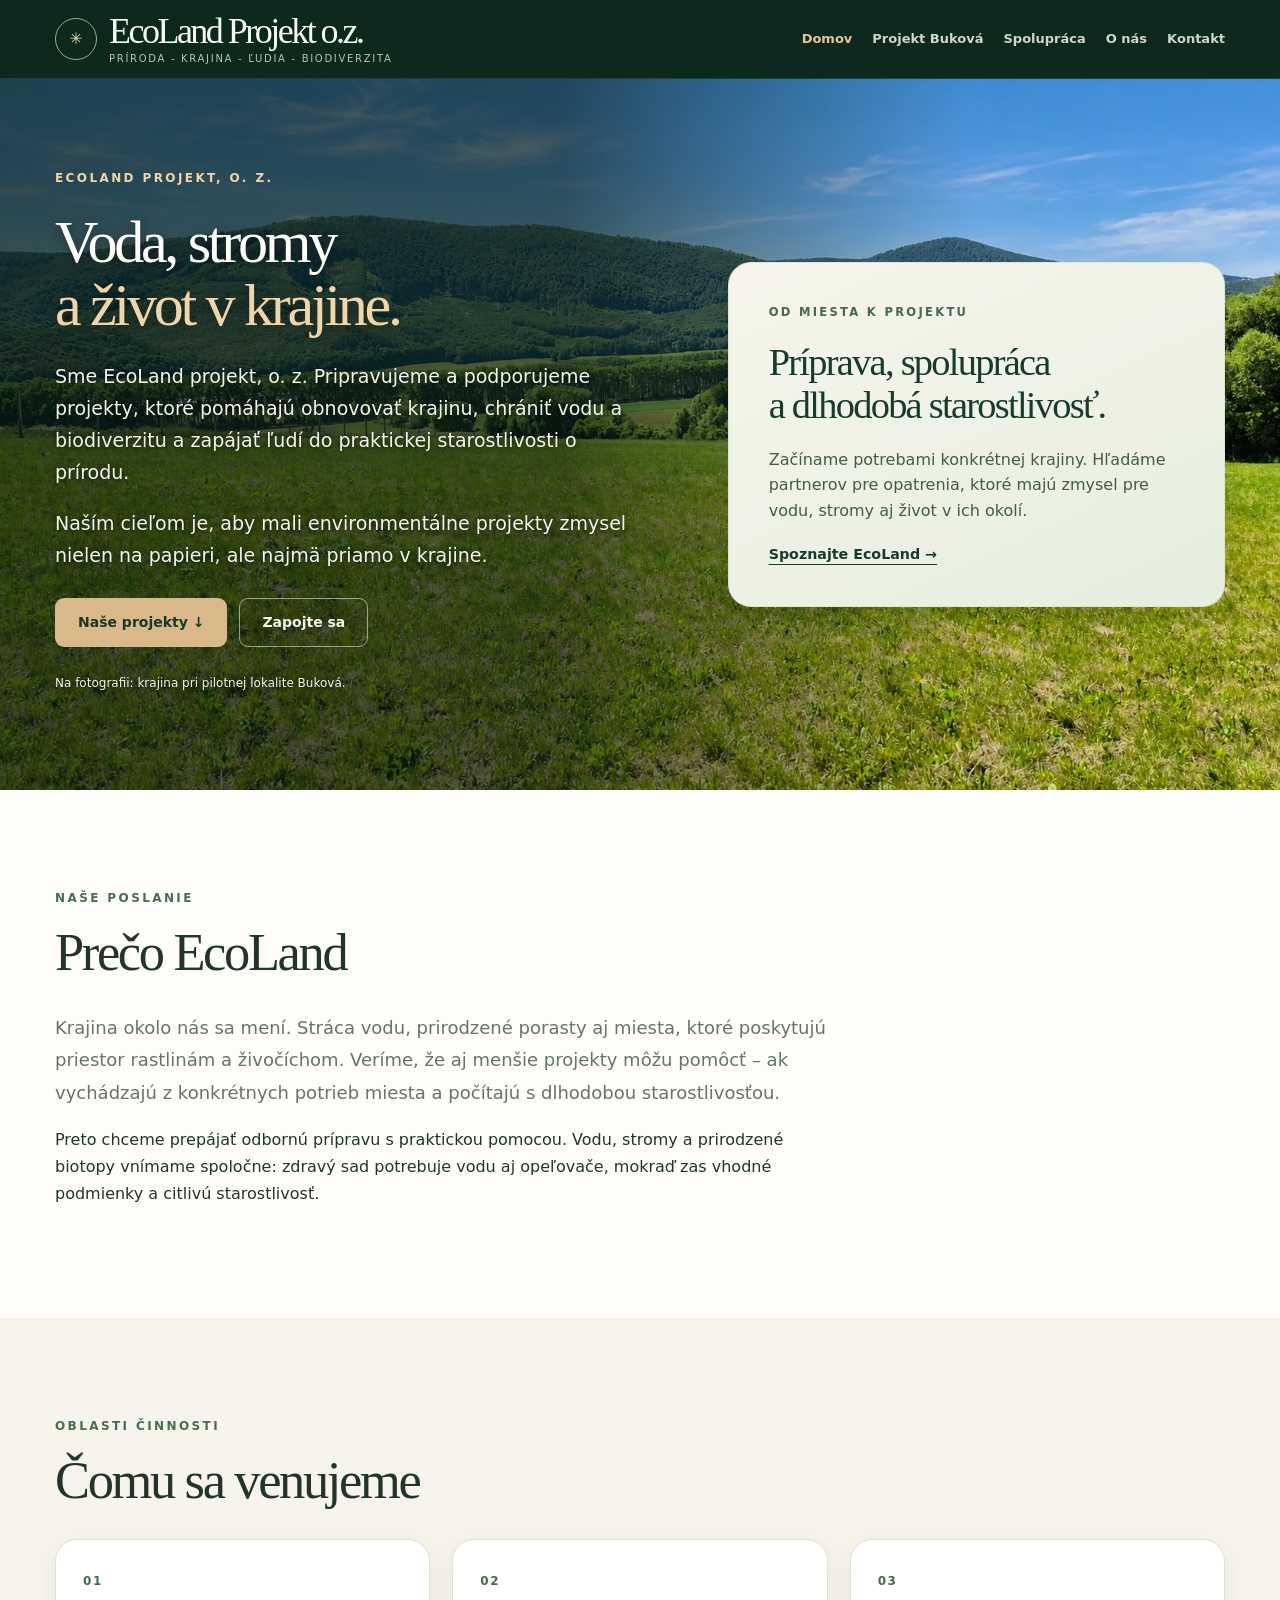
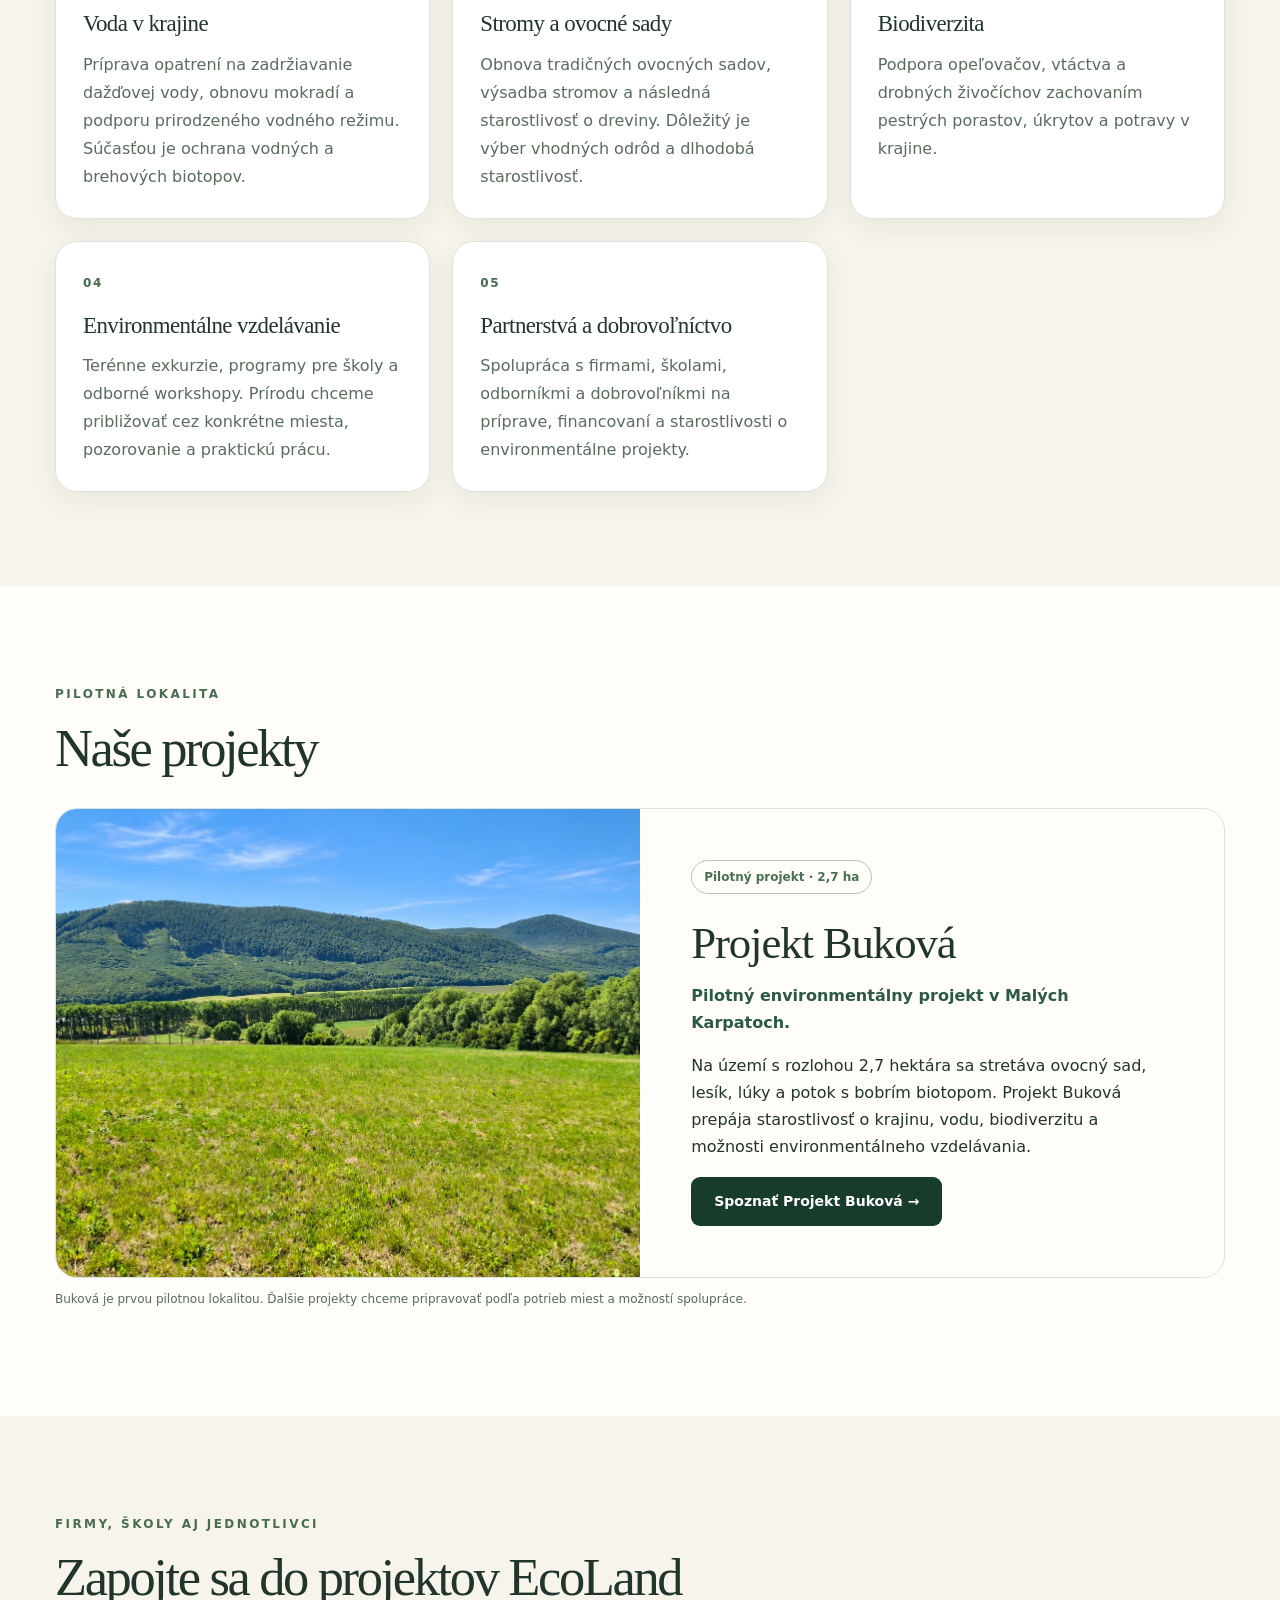
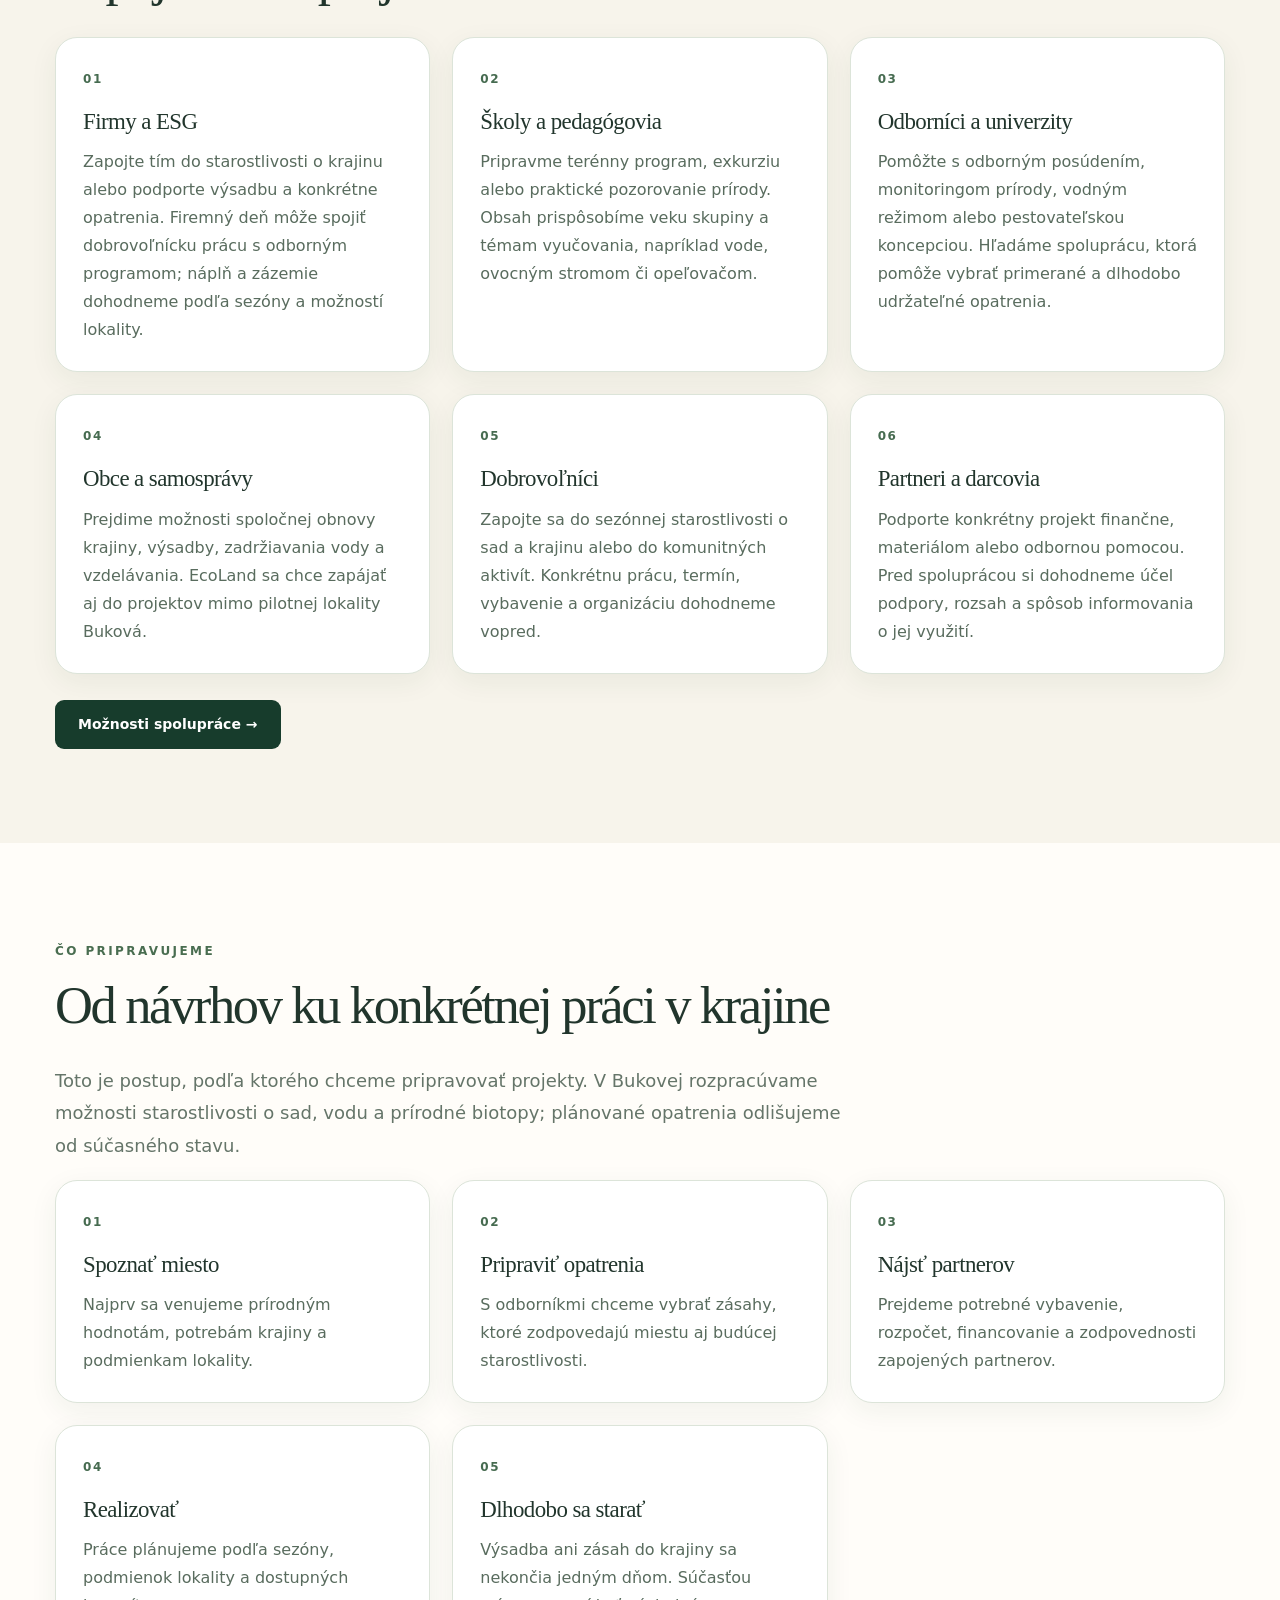
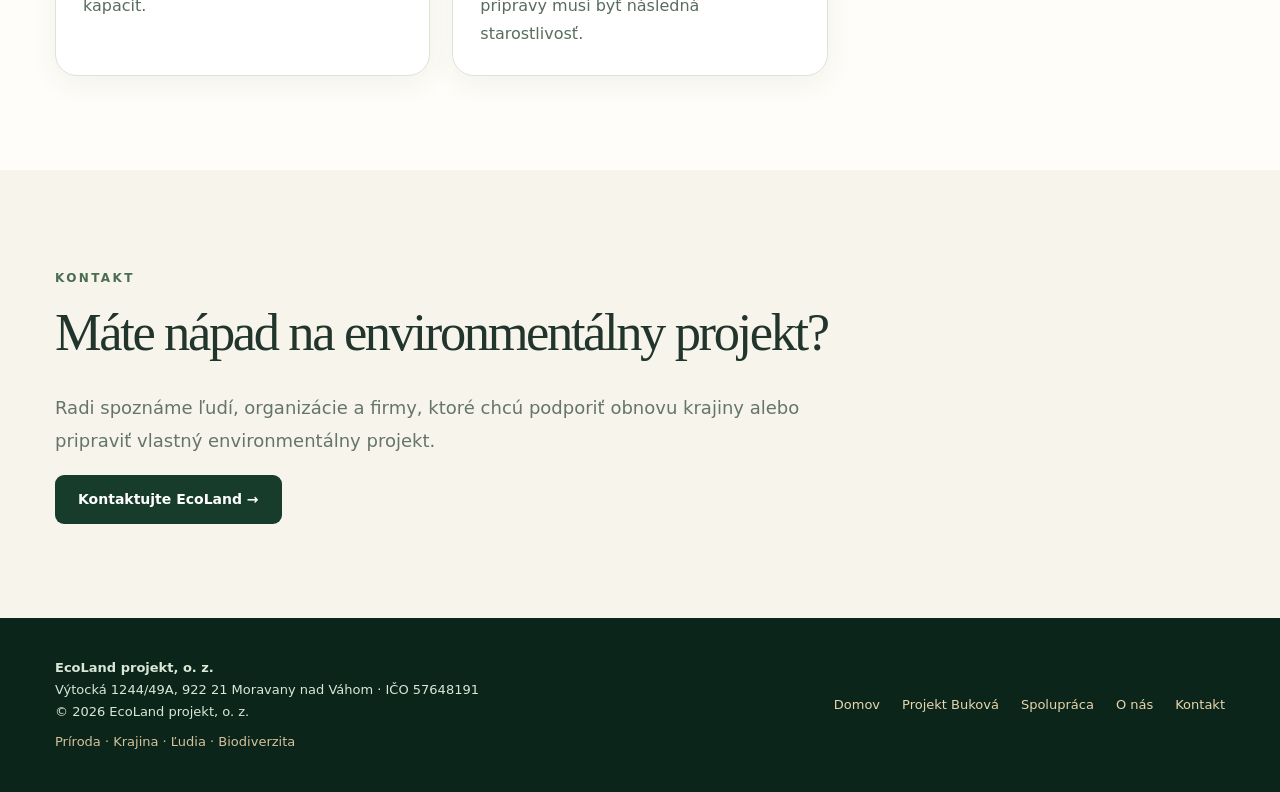
<file: index.html>
<!doctype html><html lang="sk"><head><meta charset="utf-8"><meta name="viewport" content="width=device-width, initial-scale=1"><meta name="theme-color" content="#173c2c"><title>EcoLand projekt, o. z. | Obnova krajiny a environmentálne projekty</title><meta name="description" content="Pripravujeme a podporujeme environmentálne projekty pre vodu, stromy a biodiverzitu. Spoznajte občianske združenie EcoLand a pilotný Projekt Buková."><link rel="canonical" href="https://eco-land.sk/"><meta property="og:locale" content="sk_SK"><meta property="og:type" content="website"><meta property="og:site_name" content="EcoLand projekt, o. z."><meta property="og:title" content="EcoLand projekt, o. z. | Obnova krajiny a environmentálne projekty"><meta property="og:description" content="Pripravujeme a podporujeme environmentálne projekty pre vodu, stromy a biodiverzitu. Spoznajte občianske združenie EcoLand a pilotný Projekt Buková."><meta property="og:url" content="https://eco-land.sk/"><meta property="og:image" content="https://eco-land.sk/assets/bukova-krajina-web.webp"><meta property="og:image:alt" content="Krajina Malých Karpát pri pilotnej lokalite Buková"><link rel="icon" type="image/svg+xml" href="assets/logo.svg"><link rel="stylesheet" href="assets/style.css?v=20261027-brand"><link rel="stylesheet" href="assets/hero-landscape.css?v=20261027"><link rel="stylesheet" href="assets/ecoland.css?v=20261027-1"><script src="assets/contact.js?v=20261027-1" defer></script></head><body><a class="skip" href="#obsah">Preskočiť na obsah</a><header class="site-header"><div class="container header-inner"><a class="brand" href="/" aria-label="EcoLand projekt, o. z. – domov"><span class="mark" aria-hidden="true">✳</span><span><strong>EcoLand <span class="brand-extension">Projekt o.z.</span></strong><small>príroda - krajina - ľudia - biodiverzita</small></span></a><nav class="desktop-nav" aria-label="Hlavná navigácia"><a href="/" aria-current="page">Domov</a><a href="bukova.html">Projekt Buková</a><a href="spolupraca.html">Spolupráca</a><a href="o-nas.html">O nás</a><a href="kontakt.html">Kontakt</a></nav><details class="mobile-nav"><summary>☰ Menu</summary><nav class="" aria-label="Mobilná navigácia"><a href="/" aria-current="page">Domov</a><a href="bukova.html">Projekt Buková</a><a href="spolupraca.html">Spolupráca</a><a href="o-nas.html">O nás</a><a href="kontakt.html">Kontakt</a></nav></details></div></header><main id="obsah"><section class="hero hero-landscape"><img class="hero-landscape-photo" src="assets/bukova-krajina-web.webp" alt="" width="1672" height="941" fetchpriority="high" decoding="async"><div class="container hero-inner"><div><span class="hero-tag">EcoLand projekt, o. z.</span><h1>Voda, stromy<br><em>a život v krajine.</em></h1><p>Sme EcoLand projekt, o. z. Pripravujeme a podporujeme projekty, ktoré pomáhajú obnovovať krajinu, chrániť vodu a biodiverzitu a zapájať ľudí do praktickej starostlivosti o prírodu.</p><p>Naším cieľom je, aby mali environmentálne projekty zmysel nielen na papieri, ale najmä priamo v krajine.</p><div class="buttons"><a class="btn" href="#projekty">Naše projekty ↓</a><a class="btn btn-outline" href="spolupraca.html">Zapojte sa</a></div><p class="photo-note">Na fotografii: krajina pri pilotnej lokalite Buková.</p></div><aside class="eco-panel"><span class="eyebrow">Od miesta k projektu</span><h2>Príprava, spolupráca<br>a dlhodobá starostlivosť.</h2><p>Začíname potrebami konkrétnej krajiny. Hľadáme partnerov pre opatrenia, ktoré majú zmysel pre vodu, stromy aj život v ich okolí.</p><a href="o-nas.html">Spoznajte EcoLand →</a></aside></div></section><section class="section light"><div class="container"><div class="section-intro"><span class="eyebrow">Naše poslanie</span><h2>Prečo EcoLand</h2></div><p class="lead reading">Krajina okolo nás sa mení. Stráca vodu, prirodzené porasty aj miesta, ktoré poskytujú priestor rastlinám a živočíchom. Veríme, že aj menšie projekty môžu pomôcť – ak vychádzajú z konkrétnych potrieb miesta a počítajú s dlhodobou starostlivosťou.</p><p class="reading">Preto chceme prepájať odbornú prípravu s praktickou pomocou. Vodu, stromy a prirodzené biotopy vnímame spoločne: zdravý sad potrebuje vodu aj opeľovače, mokraď zas vhodné podmienky a citlivú starostlivosť.</p></div></section><section class="section "><div class="container"><div class="section-intro"><span class="eyebrow">Oblasti činnosti</span><h2>Čomu sa venujeme</h2></div><div class="grid3"><article class="card"><span class="num">01</span><h3>Voda v krajine</h3><p>Príprava opatrení na zadržiavanie dažďovej vody, obnovu mokradí a podporu prirodzeného vodného režimu. Súčasťou je ochrana vodných a brehových biotopov.</p></article><article class="card"><span class="num">02</span><h3>Stromy a ovocné sady</h3><p>Obnova tradičných ovocných sadov, výsadba stromov a následná starostlivosť o dreviny. Dôležitý je výber vhodných odrôd a dlhodobá starostlivosť.</p></article><article class="card"><span class="num">03</span><h3>Biodiverzita</h3><p>Podpora opeľovačov, vtáctva a drobných živočíchov zachovaním pestrých porastov, úkrytov a potravy v krajine.</p></article><article class="card"><span class="num">04</span><h3>Environmentálne vzdelávanie</h3><p>Terénne exkurzie, programy pre školy a odborné workshopy. Prírodu chceme približovať cez konkrétne miesta, pozorovanie a praktickú prácu.</p></article><article class="card"><span class="num">05</span><h3>Partnerstvá a dobrovoľníctvo</h3><p>Spolupráca s firmami, školami, odborníkmi a dobrovoľníkmi na príprave, financovaní a starostlivosti o environmentálne projekty.</p></article></div></div></section><section class="section light" id="projekty"><div class="container"><div class="section-intro"><span class="eyebrow">Pilotná lokalita</span><h2>Naše projekty</h2></div><article class="project-card"><img src="assets/bukova-krajina-web.webp" width="1672" height="941" loading="lazy" alt="Lúka a zalesnené kopce Malých Karpát pri Bukovej"><div class="project-copy"><span class="pill">Pilotný projekt · 2,7 ha</span><h3>Projekt Buková</h3><p class="project-subtitle">Pilotný environmentálny projekt v Malých Karpatoch.</p><p>Na území s rozlohou 2,7 hektára sa stretáva ovocný sad, lesík, lúky a potok s bobrím biotopom. Projekt Buková prepája starostlivosť o krajinu, vodu, biodiverzitu a možnosti environmentálneho vzdelávania.</p><a class="btn btn-dark" href="bukova.html">Spoznať Projekt Buková →</a></div></article><p class="caption">Buková je prvou pilotnou lokalitou. Ďalšie projekty chceme pripravovať podľa potrieb miest a možností spolupráce.</p></div></section><section class="section "><div class="container"><div class="section-intro"><span class="eyebrow">Firmy, školy aj jednotlivci</span><h2>Zapojte sa do projektov EcoLand</h2></div><div class="grid3"><article class="card"><span class="num">01</span><h3>Firmy a ESG</h3><p>Zapojte tím do starostlivosti o krajinu alebo podporte výsadbu a konkrétne opatrenia. Firemný deň môže spojiť dobrovoľnícku prácu s odborným programom; náplň a zázemie dohodneme podľa sezóny a možností lokality.</p></article><article class="card"><span class="num">02</span><h3>Školy a pedagógovia</h3><p>Pripravme terénny program, exkurziu alebo praktické pozorovanie prírody. Obsah prispôsobíme veku skupiny a témam vyučovania, napríklad vode, ovocným stromom či opeľovačom.</p></article><article class="card"><span class="num">03</span><h3>Odborníci a univerzity</h3><p>Pomôžte s odborným posúdením, monitoringom prírody, vodným režimom alebo pestovateľskou koncepciou. Hľadáme spoluprácu, ktorá pomôže vybrať primerané a dlhodobo udržateľné opatrenia.</p></article><article class="card"><span class="num">04</span><h3>Obce a samosprávy</h3><p>Prejdime možnosti spoločnej obnovy krajiny, výsadby, zadržiavania vody a vzdelávania. EcoLand sa chce zapájať aj do projektov mimo pilotnej lokality Buková.</p></article><article class="card"><span class="num">05</span><h3>Dobrovoľníci</h3><p>Zapojte sa do sezónnej starostlivosti o sad a krajinu alebo do komunitných aktivít. Konkrétnu prácu, termín, vybavenie a organizáciu dohodneme vopred.</p></article><article class="card"><span class="num">06</span><h3>Partneri a darcovia</h3><p>Podporte konkrétny projekt finančne, materiálom alebo odbornou pomocou. Pred spoluprácou si dohodneme účel podpory, rozsah a spôsob informovania o jej využití.</p></article></div><div class="buttons"><a class="btn btn-dark" href="spolupraca.html">Možnosti spolupráce →</a></div></div></section><section class="section light"><div class="container"><div class="section-intro"><span class="eyebrow">Čo pripravujeme</span><h2>Od návrhov ku konkrétnej práci v krajine</h2></div><p class="lead reading">Toto je postup, podľa ktorého chceme pripravovať projekty. V Bukovej rozpracúvame možnosti starostlivosti o sad, vodu a prírodné biotopy; plánované opatrenia odlišujeme od súčasného stavu.</p><div class="grid3 process-grid"><article class="card"><span class="num">01</span><h3>Spoznať miesto</h3><p>Najprv sa venujeme prírodným hodnotám, potrebám krajiny a podmienkam lokality.</p></article><article class="card"><span class="num">02</span><h3>Pripraviť opatrenia</h3><p>S odborníkmi chceme vybrať zásahy, ktoré zodpovedajú miestu aj budúcej starostlivosti.</p></article><article class="card"><span class="num">03</span><h3>Nájsť partnerov</h3><p>Prejdeme potrebné vybavenie, rozpočet, financovanie a zodpovednosti zapojených partnerov.</p></article><article class="card"><span class="num">04</span><h3>Realizovať</h3><p>Práce plánujeme podľa sezóny, podmienok lokality a dostupných kapacít.</p></article><article class="card"><span class="num">05</span><h3>Dlhodobo sa starať</h3><p>Výsadba ani zásah do krajiny sa nekončia jedným dňom. Súčasťou prípravy musí byť následná starostlivosť.</p></article></div></div></section><section class="section " id="kontakt"><div class="container"><div class="section-intro"><span class="eyebrow">Kontakt</span><h2>Máte nápad na environmentálny projekt?</h2></div><p class="lead reading">Radi spoznáme ľudí, organizácie a firmy, ktoré chcú podporiť obnovu krajiny alebo pripraviť vlastný environmentálny projekt.</p><a class="btn btn-dark" href="kontakt.html">Kontaktujte EcoLand →</a></div></section></main><footer class="footer"><div class="container footer-inner"><div><strong>EcoLand projekt, o. z.</strong><div>Výtocká 1244/49A, 922 21 Moravany nad Váhom · IČO 57648191</div><div>© 2026 EcoLand projekt, o. z.</div><div class="brand-thought">Príroda · Krajina · Ľudia · Biodiverzita</div></div><nav class="foot-links" aria-label="Navigácia v päte"><a href="/" aria-current="page">Domov</a><a href="bukova.html">Projekt Buková</a><a href="spolupraca.html">Spolupráca</a><a href="o-nas.html">O nás</a><a href="kontakt.html">Kontakt</a></nav></div></footer></body></html>
</file>
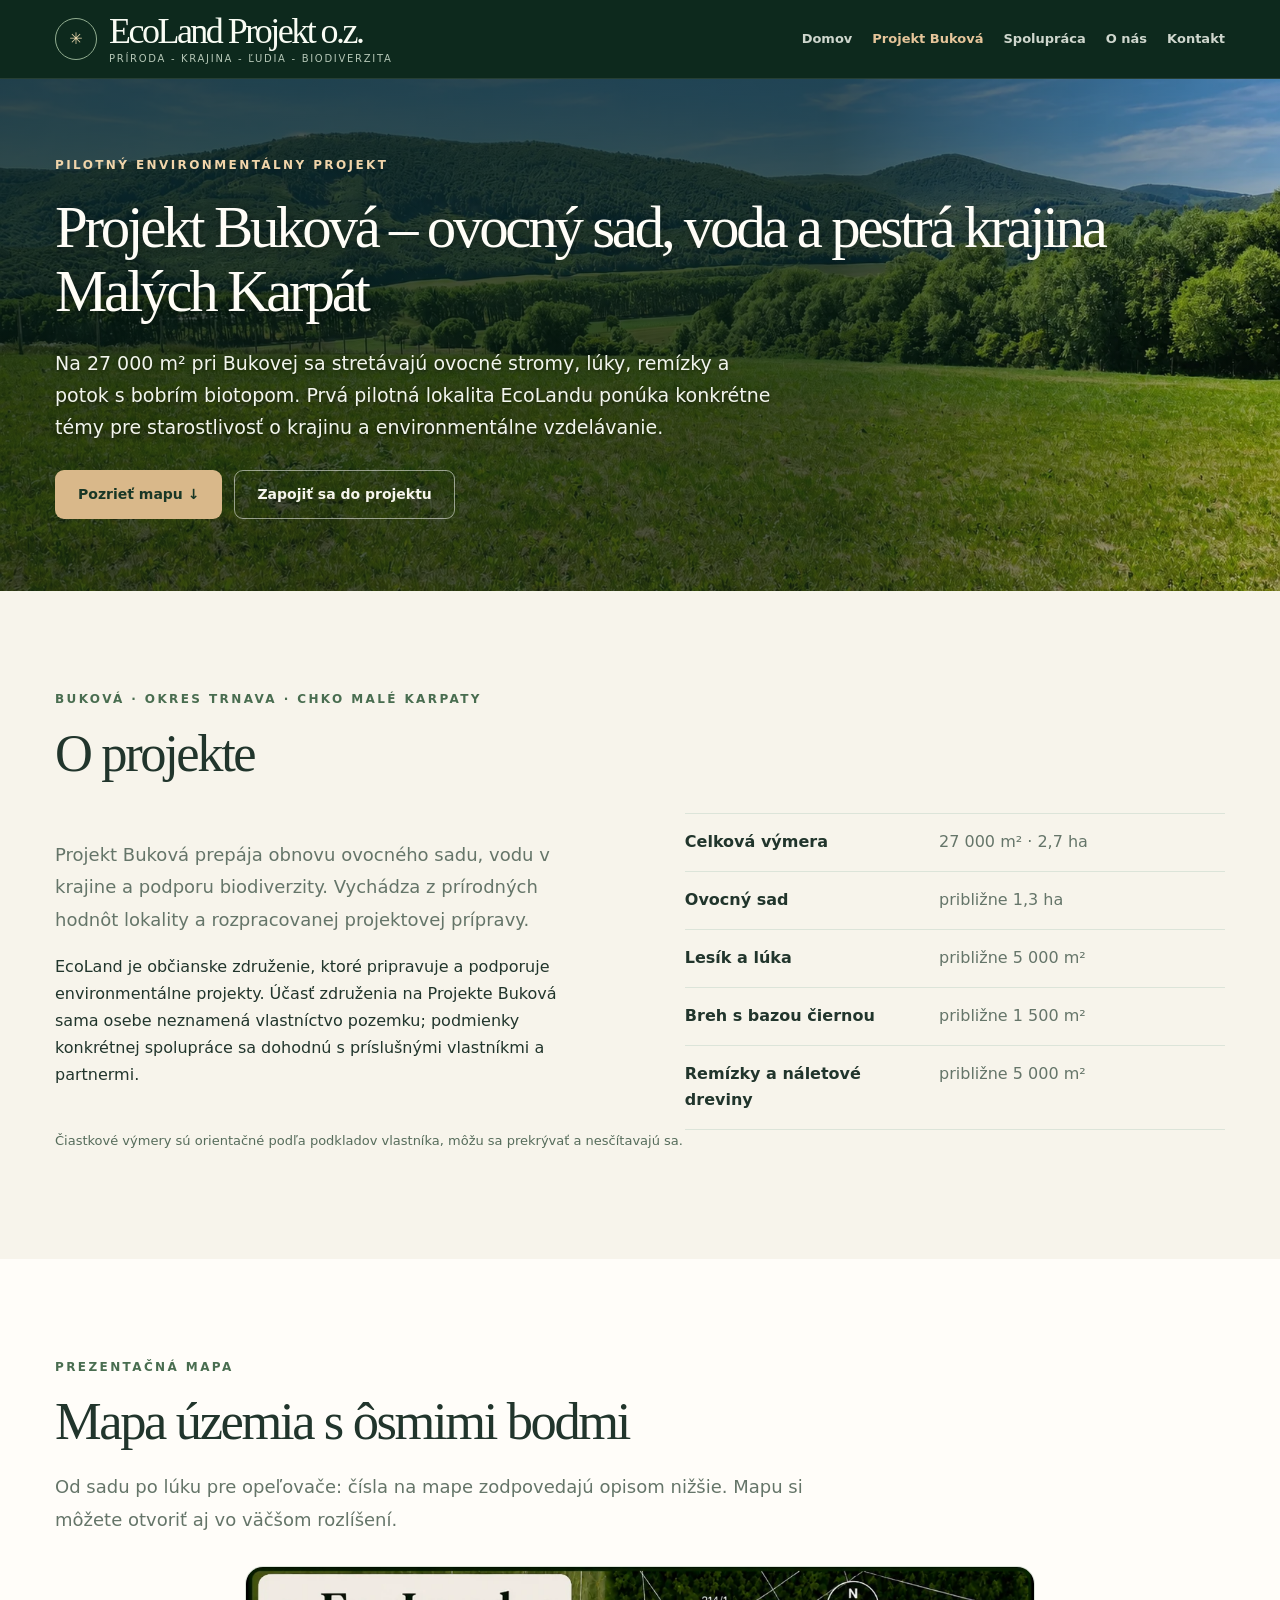
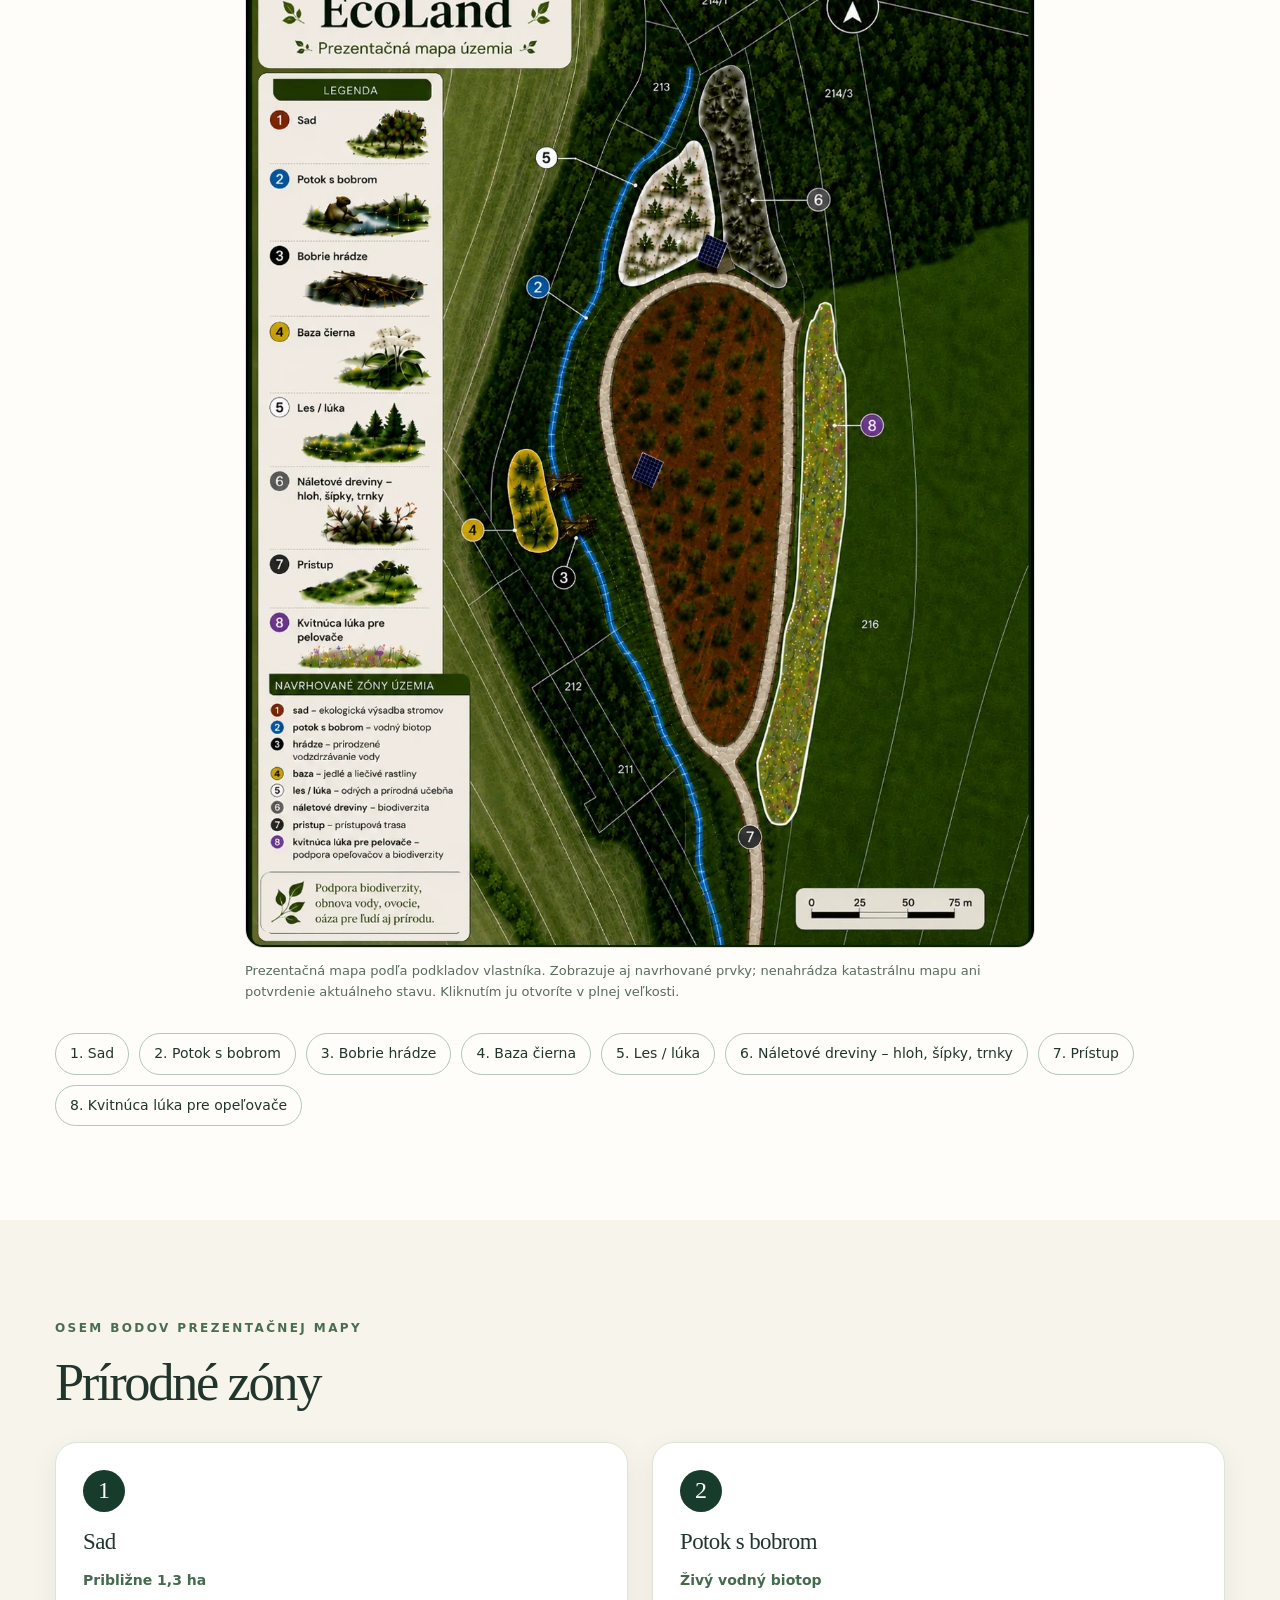
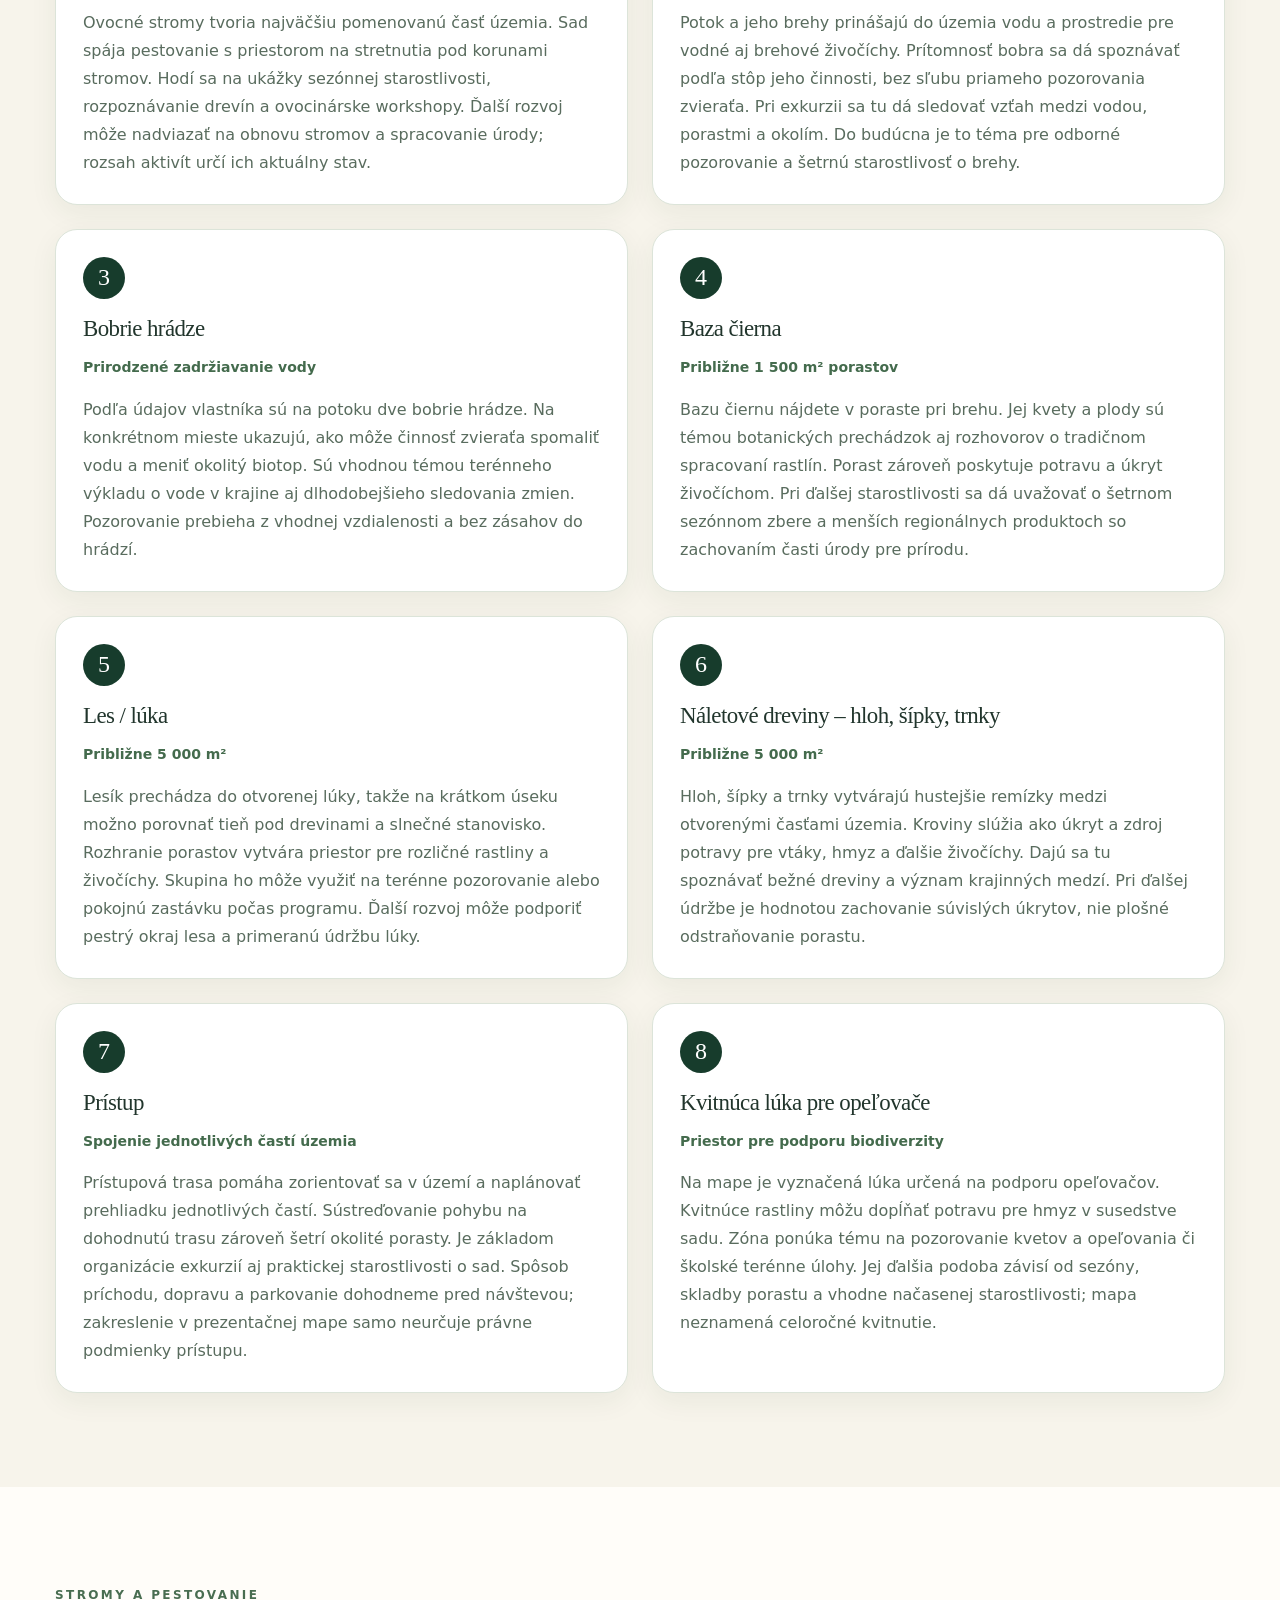
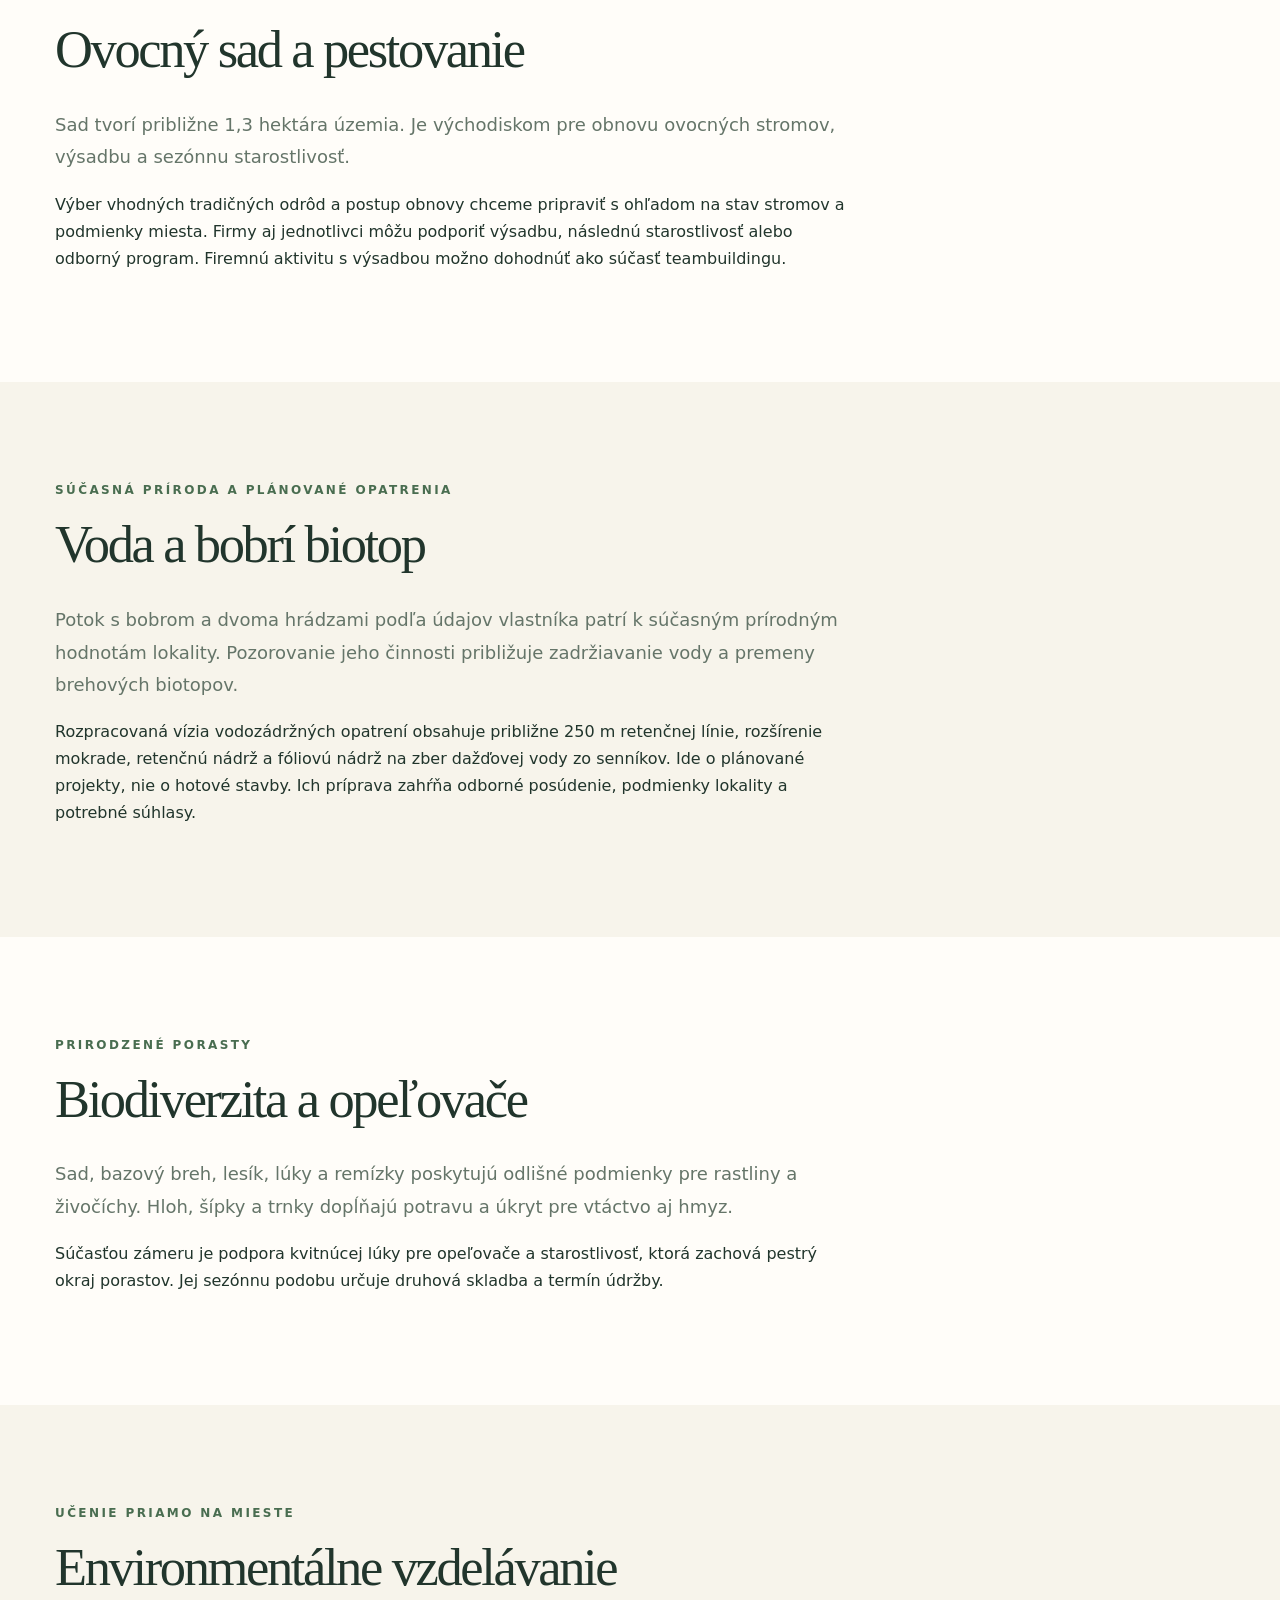
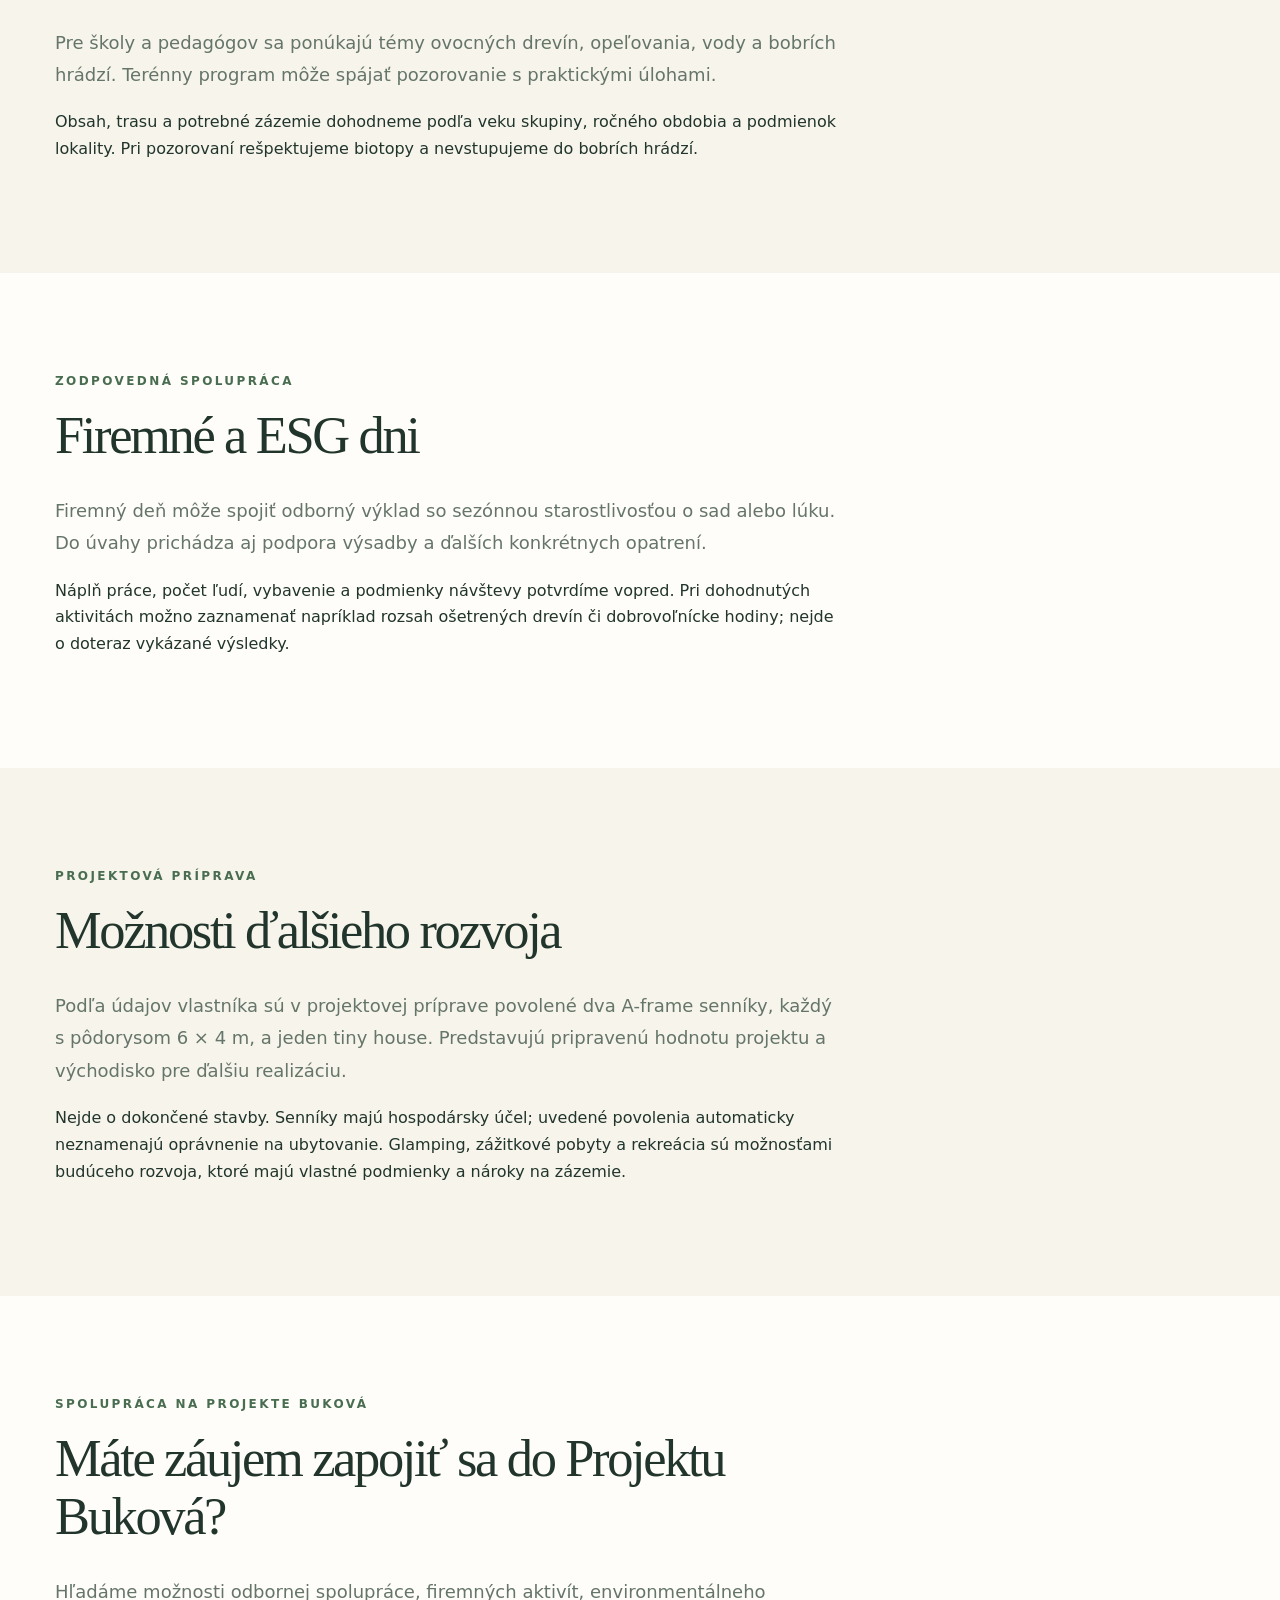
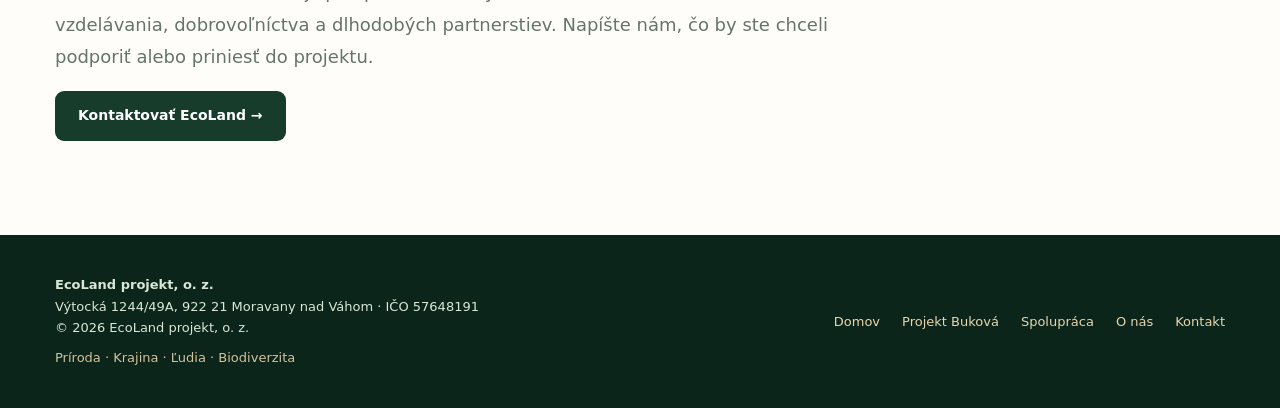
<file: bukova.html>
<!doctype html><html lang="sk"><head><meta charset="utf-8"><meta name="viewport" content="width=device-width, initial-scale=1"><meta name="theme-color" content="#173c2c"><title>Projekt Buková | EcoLand</title><meta name="description" content="Pilotný environmentálny projekt v Malých Karpatoch: 2,7 ha ovocného sadu, lúk a vody s bobrím biotopom. Mapa ôsmich prírodných zón a možnosti spolupráce."><link rel="canonical" href="https://eco-land.sk/bukova.html"><meta property="og:locale" content="sk_SK"><meta property="og:type" content="website"><meta property="og:site_name" content="EcoLand projekt, o. z."><meta property="og:title" content="Projekt Buková | EcoLand"><meta property="og:description" content="Pilotný environmentálny projekt v Malých Karpatoch: 2,7 ha ovocného sadu, lúk a vody s bobrím biotopom. Mapa ôsmich prírodných zón a možnosti spolupráce."><meta property="og:url" content="https://eco-land.sk/bukova.html"><meta property="og:image" content="https://eco-land.sk/assets/bukova-krajina-web.webp"><meta property="og:image:alt" content="Krajina Malých Karpát pri pilotnej lokalite Buková"><link rel="icon" type="image/svg+xml" href="assets/logo.svg"><link rel="stylesheet" href="assets/style.css?v=20261027-brand"><link rel="stylesheet" href="assets/hero-landscape.css?v=20261027"><link rel="stylesheet" href="assets/ecoland.css?v=20261027-1"><script src="assets/contact.js?v=20261027-1" defer></script></head><body><a class="skip" href="#obsah">Preskočiť na obsah</a><header class="site-header"><div class="container header-inner"><a class="brand" href="/" aria-label="EcoLand projekt, o. z. – domov"><span class="mark" aria-hidden="true">✳</span><span><strong>EcoLand <span class="brand-extension">Projekt o.z.</span></strong><small>príroda - krajina - ľudia - biodiverzita</small></span></a><nav class="desktop-nav" aria-label="Hlavná navigácia"><a href="/">Domov</a><a href="bukova.html" aria-current="page">Projekt Buková</a><a href="spolupraca.html">Spolupráca</a><a href="o-nas.html">O nás</a><a href="kontakt.html">Kontakt</a></nav><details class="mobile-nav"><summary>☰ Menu</summary><nav class="" aria-label="Mobilná navigácia"><a href="/">Domov</a><a href="bukova.html" aria-current="page">Projekt Buková</a><a href="spolupraca.html">Spolupráca</a><a href="o-nas.html">O nás</a><a href="kontakt.html">Kontakt</a></nav></details></div></header><main id="obsah"><section class="hero hero-compact hero-landscape"><img class="hero-landscape-photo" src="assets/bukova-krajina-web.webp" alt="" width="1672" height="941" fetchpriority="high" decoding="async"><div class="container page-intro"><span class="hero-tag">Pilotný environmentálny projekt</span><h1>Projekt Buková – ovocný sad, voda a pestrá krajina Malých Karpát</h1><p>Na 27 000 m² pri Bukovej sa stretávajú ovocné stromy, lúky, remízky a potok s bobrím biotopom. Prvá pilotná lokalita EcoLandu ponúka konkrétne témy pre starostlivosť o krajinu a environmentálne vzdelávanie.</p><div class="buttons"><a class="btn" href="#mapa">Pozrieť mapu ↓</a><a class="btn btn-outline" href="kontakt.html?zaujem=bukova">Zapojiť sa do projektu</a></div></div></section><section class="section "><div class="container"><div class="section-intro"><span class="eyebrow">Buková · okres Trnava · CHKO Malé Karpaty</span><h2>O projekte</h2></div><div class="split"><div><p class="lead">Projekt Buková prepája obnovu ovocného sadu, vodu v krajine a podporu biodiverzity. Vychádza z prírodných hodnôt lokality a rozpracovanej projektovej prípravy.</p><p>EcoLand je občianske združenie, ktoré pripravuje a podporuje environmentálne projekty. Účasť združenia na Projekte Buková sama osebe neznamená vlastníctvo pozemku; podmienky konkrétnej spolupráce sa dohodnú s príslušnými vlastníkmi a partnermi.</p></div><dl class="facts"><div><dt>Celková výmera</dt><dd>27 000 m² · 2,7 ha</dd></div><div><dt>Ovocný sad</dt><dd>približne 1,3 ha</dd></div><div><dt>Lesík a lúka</dt><dd>približne 5 000 m²</dd></div><div><dt>Breh s bazou čiernou</dt><dd>približne 1 500 m²</dd></div><div><dt>Remízky a náletové dreviny</dt><dd>približne 5 000 m²</dd></div></dl></div><p class="legal">Čiastkové výmery sú orientačné podľa podkladov vlastníka, môžu sa prekrývať a nesčítavajú sa.</p></div></section><section class="section light" id="mapa"><div class="container"><div class="section-intro"><span class="eyebrow">Prezentačná mapa</span><h2>Mapa územia s ôsmimi bodmi</h2><p class="lead">Od sadu po lúku pre opeľovače: čísla na mape zodpovedajú opisom nižšie. Mapu si môžete otvoriť aj vo väčšom rozlíšení.</p></div><figure class="territory-map"><a href="assets/mapa-ecoland-bukova.webp" target="_blank" rel="noopener" aria-label="Otvoriť prezentačnú mapu v plnej veľkosti v novej karte"><img src="assets/mapa-ecoland-bukova.webp" width="1122" height="1395" alt="EcoLand Buková: 1 Sad, 2 Potok s bobrom, 3 Bobrie hrádze, 4 Baza čierna, 5 Les a lúka, 6 Náletové dreviny, 7 Prístup, 8 Kvitnúca lúka pre opeľovače"></a><figcaption>Prezentačná mapa podľa podkladov vlastníka. Zobrazuje aj navrhované prvky; nenahrádza katastrálnu mapu ani potvrdenie aktuálneho stavu. Kliknutím ju otvoríte v plnej veľkosti.</figcaption></figure><nav class="zone-links" aria-label="Body mapy"><a href="#zona-1">1. Sad</a><a href="#zona-2">2. Potok s bobrom</a><a href="#zona-3">3. Bobrie hrádze</a><a href="#zona-4">4. Baza čierna</a><a href="#zona-5">5. Les / lúka</a><a href="#zona-6">6. Náletové dreviny – hloh, šípky, trnky</a><a href="#zona-7">7. Prístup</a><a href="#zona-8">8. Kvitnúca lúka pre opeľovače</a></nav></div></section><section class="section "><div class="container"><div class="section-intro"><span class="eyebrow">Osem bodov prezentačnej mapy</span><h2>Prírodné zóny</h2></div><div class="grid2 zones"><article class="card" id="zona-1"><span class="zone-number">1</span><h3>Sad</h3><p class="zone-detail">Približne 1,3 ha</p><p>Ovocné stromy tvoria najväčšiu pomenovanú časť územia. Sad spája pestovanie s priestorom na stretnutia pod korunami stromov. Hodí sa na ukážky sezónnej starostlivosti, rozpoznávanie drevín a ovocinárske workshopy. Ďalší rozvoj môže nadviazať na obnovu stromov a spracovanie úrody; rozsah aktivít určí ich aktuálny stav.</p></article><article class="card" id="zona-2"><span class="zone-number">2</span><h3>Potok s bobrom</h3><p class="zone-detail">Živý vodný biotop</p><p>Potok a jeho brehy prinášajú do územia vodu a prostredie pre vodné aj brehové živočíchy. Prítomnosť bobra sa dá spoznávať podľa stôp jeho činnosti, bez sľubu priameho pozorovania zvieraťa. Pri exkurzii sa tu dá sledovať vzťah medzi vodou, porastmi a okolím. Do budúcna je to téma pre odborné pozorovanie a šetrnú starostlivosť o brehy.</p></article><article class="card" id="zona-3"><span class="zone-number">3</span><h3>Bobrie hrádze</h3><p class="zone-detail">Prirodzené zadržiavanie vody</p><p>Podľa údajov vlastníka sú na potoku dve bobrie hrádze. Na konkrétnom mieste ukazujú, ako môže činnosť zvieraťa spomaliť vodu a meniť okolitý biotop. Sú vhodnou témou terénneho výkladu o vode v krajine aj dlhodobejšieho sledovania zmien. Pozorovanie prebieha z vhodnej vzdialenosti a bez zásahov do hrádzí.</p></article><article class="card" id="zona-4"><span class="zone-number">4</span><h3>Baza čierna</h3><p class="zone-detail">Približne 1 500 m² porastov</p><p>Bazu čiernu nájdete v poraste pri brehu. Jej kvety a plody sú témou botanických prechádzok aj rozhovorov o tradičnom spracovaní rastlín. Porast zároveň poskytuje potravu a úkryt živočíchom. Pri ďalšej starostlivosti sa dá uvažovať o šetrnom sezónnom zbere a menších regionálnych produktoch so zachovaním časti úrody pre prírodu.</p></article><article class="card" id="zona-5"><span class="zone-number">5</span><h3>Les / lúka</h3><p class="zone-detail">Približne 5 000 m²</p><p>Lesík prechádza do otvorenej lúky, takže na krátkom úseku možno porovnať tieň pod drevinami a slnečné stanovisko. Rozhranie porastov vytvára priestor pre rozličné rastliny a živočíchy. Skupina ho môže využiť na terénne pozorovanie alebo pokojnú zastávku počas programu. Ďalší rozvoj môže podporiť pestrý okraj lesa a primeranú údržbu lúky.</p></article><article class="card" id="zona-6"><span class="zone-number">6</span><h3>Náletové dreviny – hloh, šípky, trnky</h3><p class="zone-detail">Približne 5 000 m²</p><p>Hloh, šípky a trnky vytvárajú hustejšie remízky medzi otvorenými časťami územia. Kroviny slúžia ako úkryt a zdroj potravy pre vtáky, hmyz a ďalšie živočíchy. Dajú sa tu spoznávať bežné dreviny a význam krajinných medzí. Pri ďalšej údržbe je hodnotou zachovanie súvislých úkrytov, nie plošné odstraňovanie porastu.</p></article><article class="card" id="zona-7"><span class="zone-number">7</span><h3>Prístup</h3><p class="zone-detail">Spojenie jednotlivých častí územia</p><p>Prístupová trasa pomáha zorientovať sa v území a naplánovať prehliadku jednotlivých častí. Sústreďovanie pohybu na dohodnutú trasu zároveň šetrí okolité porasty. Je základom organizácie exkurzií aj praktickej starostlivosti o sad. Spôsob príchodu, dopravu a parkovanie dohodneme pred návštevou; zakreslenie v prezentačnej mape samo neurčuje právne podmienky prístupu.</p></article><article class="card" id="zona-8"><span class="zone-number">8</span><h3>Kvitnúca lúka pre opeľovače</h3><p class="zone-detail">Priestor pre podporu biodiverzity</p><p>Na mape je vyznačená lúka určená na podporu opeľovačov. Kvitnúce rastliny môžu dopĺňať potravu pre hmyz v susedstve sadu. Zóna ponúka tému na pozorovanie kvetov a opeľovania či školské terénne úlohy. Jej ďalšia podoba závisí od sezóny, skladby porastu a vhodne načasenej starostlivosti; mapa neznamená celoročné kvitnutie.</p></article></div></div></section><section class="section light"><div class="container"><div class="section-intro"><span class="eyebrow">Stromy a pestovanie</span><h2>Ovocný sad a pestovanie</h2></div><p class="lead reading">Sad tvorí približne 1,3 hektára územia. Je východiskom pre obnovu ovocných stromov, výsadbu a sezónnu starostlivosť.</p><p class="reading">Výber vhodných tradičných odrôd a postup obnovy chceme pripraviť s ohľadom na stav stromov a podmienky miesta. Firmy aj jednotlivci môžu podporiť výsadbu, následnú starostlivosť alebo odborný program. Firemnú aktivitu s výsadbou možno dohodnúť ako súčasť teambuildingu.</p></div></section><section class="section "><div class="container"><div class="section-intro"><span class="eyebrow">Súčasná príroda a plánované opatrenia</span><h2>Voda a bobrí biotop</h2></div><p class="lead reading">Potok s bobrom a dvoma hrádzami podľa údajov vlastníka patrí k súčasným prírodným hodnotám lokality. Pozorovanie jeho činnosti približuje zadržiavanie vody a premeny brehových biotopov.</p><p class="reading">Rozpracovaná vízia vodozádržných opatrení obsahuje približne 250 m retenčnej línie, rozšírenie mokrade, retenčnú nádrž a fóliovú nádrž na zber dažďovej vody zo senníkov. Ide o plánované projekty, nie o hotové stavby. Ich príprava zahŕňa odborné posúdenie, podmienky lokality a potrebné súhlasy.</p></div></section><section class="section light"><div class="container"><div class="section-intro"><span class="eyebrow">Prirodzené porasty</span><h2>Biodiverzita a opeľovače</h2></div><p class="lead reading">Sad, bazový breh, lesík, lúky a remízky poskytujú odlišné podmienky pre rastliny a živočíchy. Hloh, šípky a trnky dopĺňajú potravu a úkryt pre vtáctvo aj hmyz.</p><p class="reading">Súčasťou zámeru je podpora kvitnúcej lúky pre opeľovače a starostlivosť, ktorá zachová pestrý okraj porastov. Jej sezónnu podobu určuje druhová skladba a termín údržby.</p></div></section><section class="section "><div class="container"><div class="section-intro"><span class="eyebrow">Učenie priamo na mieste</span><h2>Environmentálne vzdelávanie</h2></div><p class="lead reading">Pre školy a pedagógov sa ponúkajú témy ovocných drevín, opeľovania, vody a bobrích hrádzí. Terénny program môže spájať pozorovanie s praktickými úlohami.</p><p class="reading">Obsah, trasu a potrebné zázemie dohodneme podľa veku skupiny, ročného obdobia a podmienok lokality. Pri pozorovaní rešpektujeme biotopy a nevstupujeme do bobrích hrádzí.</p></div></section><section class="section light"><div class="container"><div class="section-intro"><span class="eyebrow">Zodpovedná spolupráca</span><h2>Firemné a ESG dni</h2></div><p class="lead reading">Firemný deň môže spojiť odborný výklad so sezónnou starostlivosťou o sad alebo lúku. Do úvahy prichádza aj podpora výsadby a ďalších konkrétnych opatrení.</p><p class="reading">Náplň práce, počet ľudí, vybavenie a podmienky návštevy potvrdíme vopred. Pri dohodnutých aktivitách možno zaznamenať napríklad rozsah ošetrených drevín či dobrovoľnícke hodiny; nejde o doteraz vykázané výsledky.</p></div></section><section class="section "><div class="container"><div class="section-intro"><span class="eyebrow">Projektová príprava</span><h2>Možnosti ďalšieho rozvoja</h2></div><p class="lead reading">Podľa údajov vlastníka sú v projektovej príprave povolené dva A-frame senníky, každý s pôdorysom 6 × 4 m, a jeden tiny house. Predstavujú pripravenú hodnotu projektu a východisko pre ďalšiu realizáciu.</p><p class="reading">Nejde o dokončené stavby. Senníky majú hospodársky účel; uvedené povolenia automaticky neznamenajú oprávnenie na ubytovanie. Glamping, zážitkové pobyty a rekreácia sú možnosťami budúceho rozvoja, ktoré majú vlastné podmienky a nároky na zázemie.</p></div></section><section class="section light"><div class="container"><div class="section-intro"><span class="eyebrow">Spolupráca na Projekte Buková</span><h2>Máte záujem zapojiť sa do Projektu Buková?</h2></div><p class="lead reading">Hľadáme možnosti odbornej spolupráce, firemných aktivít, environmentálneho vzdelávania, dobrovoľníctva a dlhodobých partnerstiev. Napíšte nám, čo by ste chceli podporiť alebo priniesť do projektu.</p><a class="btn btn-dark" href="kontakt.html?zaujem=bukova">Kontaktovať EcoLand →</a></div></section></main><footer class="footer"><div class="container footer-inner"><div><strong>EcoLand projekt, o. z.</strong><div>Výtocká 1244/49A, 922 21 Moravany nad Váhom · IČO 57648191</div><div>© 2026 EcoLand projekt, o. z.</div><div class="brand-thought">Príroda · Krajina · Ľudia · Biodiverzita</div></div><nav class="foot-links" aria-label="Navigácia v päte"><a href="/">Domov</a><a href="bukova.html" aria-current="page">Projekt Buková</a><a href="spolupraca.html">Spolupráca</a><a href="o-nas.html">O nás</a><a href="kontakt.html">Kontakt</a></nav></div></footer></body></html>
</file>
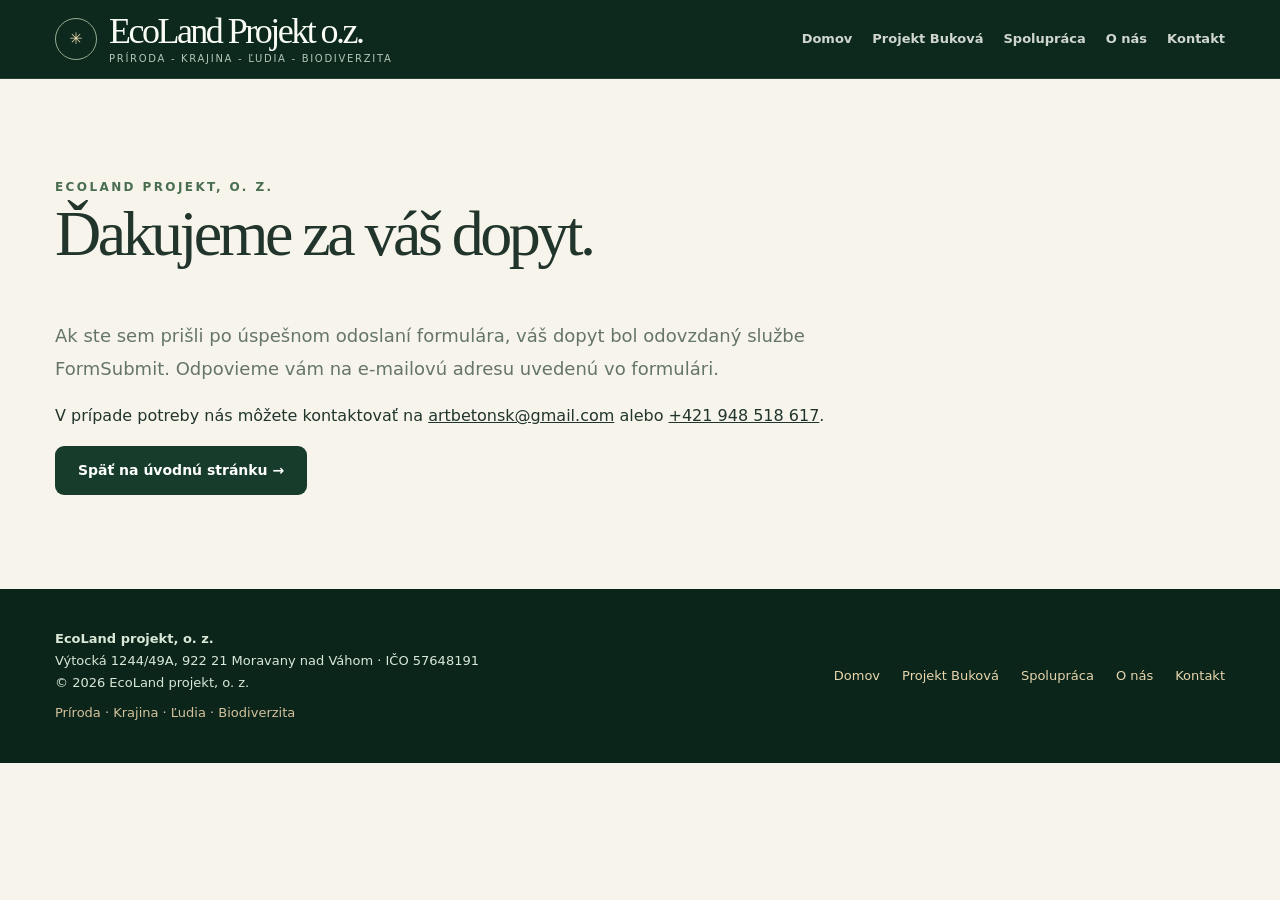
<file: dakujeme.html>
<!doctype html><html lang="sk"><head><meta charset="utf-8"><meta name="viewport" content="width=device-width, initial-scale=1"><meta name="theme-color" content="#173c2c"><title>Ďakujeme za dopyt | EcoLand</title><meta name="description" content="Potvrdenie odoslania kontaktného formulára EcoLand."><meta name="robots" content="noindex,follow"><link rel="canonical" href="https://eco-land.sk/dakujeme.html"><meta property="og:locale" content="sk_SK"><meta property="og:type" content="website"><meta property="og:site_name" content="EcoLand projekt, o. z."><meta property="og:title" content="Ďakujeme za dopyt | EcoLand"><meta property="og:description" content="Potvrdenie odoslania kontaktného formulára EcoLand."><meta property="og:url" content="https://eco-land.sk/dakujeme.html"><meta property="og:image" content="https://eco-land.sk/assets/bukova-krajina-web.webp"><meta property="og:image:alt" content="Krajina Malých Karpát pri pilotnej lokalite Buková"><link rel="icon" type="image/svg+xml" href="assets/logo.svg"><link rel="stylesheet" href="assets/style.css?v=20261027-brand"><link rel="stylesheet" href="assets/hero-landscape.css?v=20261027"><link rel="stylesheet" href="assets/ecoland.css?v=20261027-1"><script src="assets/contact.js?v=20261027-1" defer></script></head><body><a class="skip" href="#obsah">Preskočiť na obsah</a><header class="site-header"><div class="container header-inner"><a class="brand" href="/" aria-label="EcoLand projekt, o. z. – domov"><span class="mark" aria-hidden="true">✳</span><span><strong>EcoLand <span class="brand-extension">Projekt o.z.</span></strong><small>príroda - krajina - ľudia - biodiverzita</small></span></a><nav class="desktop-nav" aria-label="Hlavná navigácia"><a href="/">Domov</a><a href="bukova.html">Projekt Buková</a><a href="spolupraca.html">Spolupráca</a><a href="o-nas.html">O nás</a><a href="kontakt.html">Kontakt</a></nav><details class="mobile-nav"><summary>☰ Menu</summary><nav class="" aria-label="Mobilná navigácia"><a href="/">Domov</a><a href="bukova.html">Projekt Buková</a><a href="spolupraca.html">Spolupráca</a><a href="o-nas.html">O nás</a><a href="kontakt.html">Kontakt</a></nav></details></div></header><main id="obsah"><section class="section "><div class="container"><div class="section-intro"><span class="eyebrow">EcoLand projekt, o. z.</span><h1 class="confirmation-title">Ďakujeme za váš dopyt.</h1></div><p class="lead reading">Ak ste sem prišli po úspešnom odoslaní formulára, váš dopyt bol odovzdaný službe FormSubmit. Odpovieme vám na e-mailovú adresu uvedenú vo formulári.</p><p>V prípade potreby nás môžete kontaktovať na <a href="mailto:artbetonsk@gmail.com">artbetonsk@gmail.com</a> alebo <a href="tel:+421948518617">+421 948 518 617</a>.</p><a class="btn btn-dark" href="/">Späť na úvodnú stránku →</a></div></section></main><footer class="footer"><div class="container footer-inner"><div><strong>EcoLand projekt, o. z.</strong><div>Výtocká 1244/49A, 922 21 Moravany nad Váhom · IČO 57648191</div><div>© 2026 EcoLand projekt, o. z.</div><div class="brand-thought">Príroda · Krajina · Ľudia · Biodiverzita</div></div><nav class="foot-links" aria-label="Navigácia v päte"><a href="/">Domov</a><a href="bukova.html">Projekt Buková</a><a href="spolupraca.html">Spolupráca</a><a href="o-nas.html">O nás</a><a href="kontakt.html">Kontakt</a></nav></div></footer></body></html>
</file>
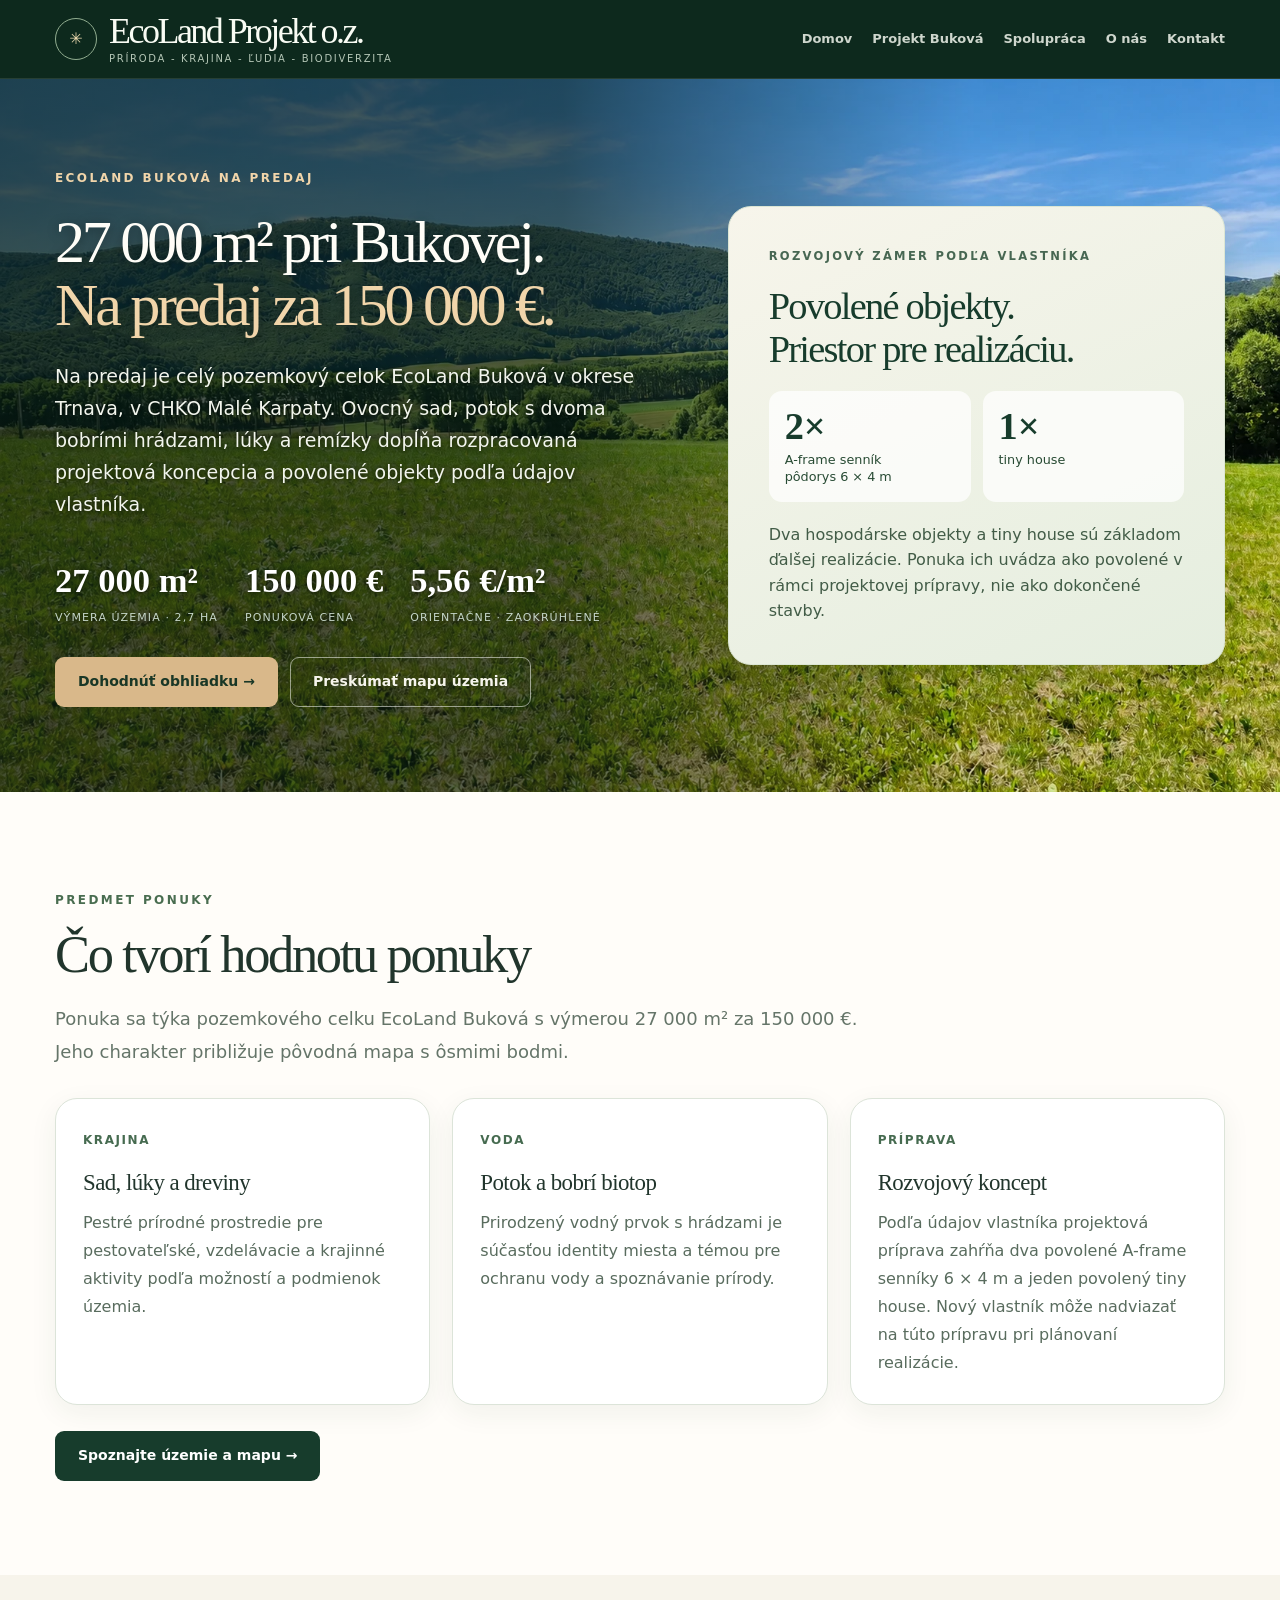
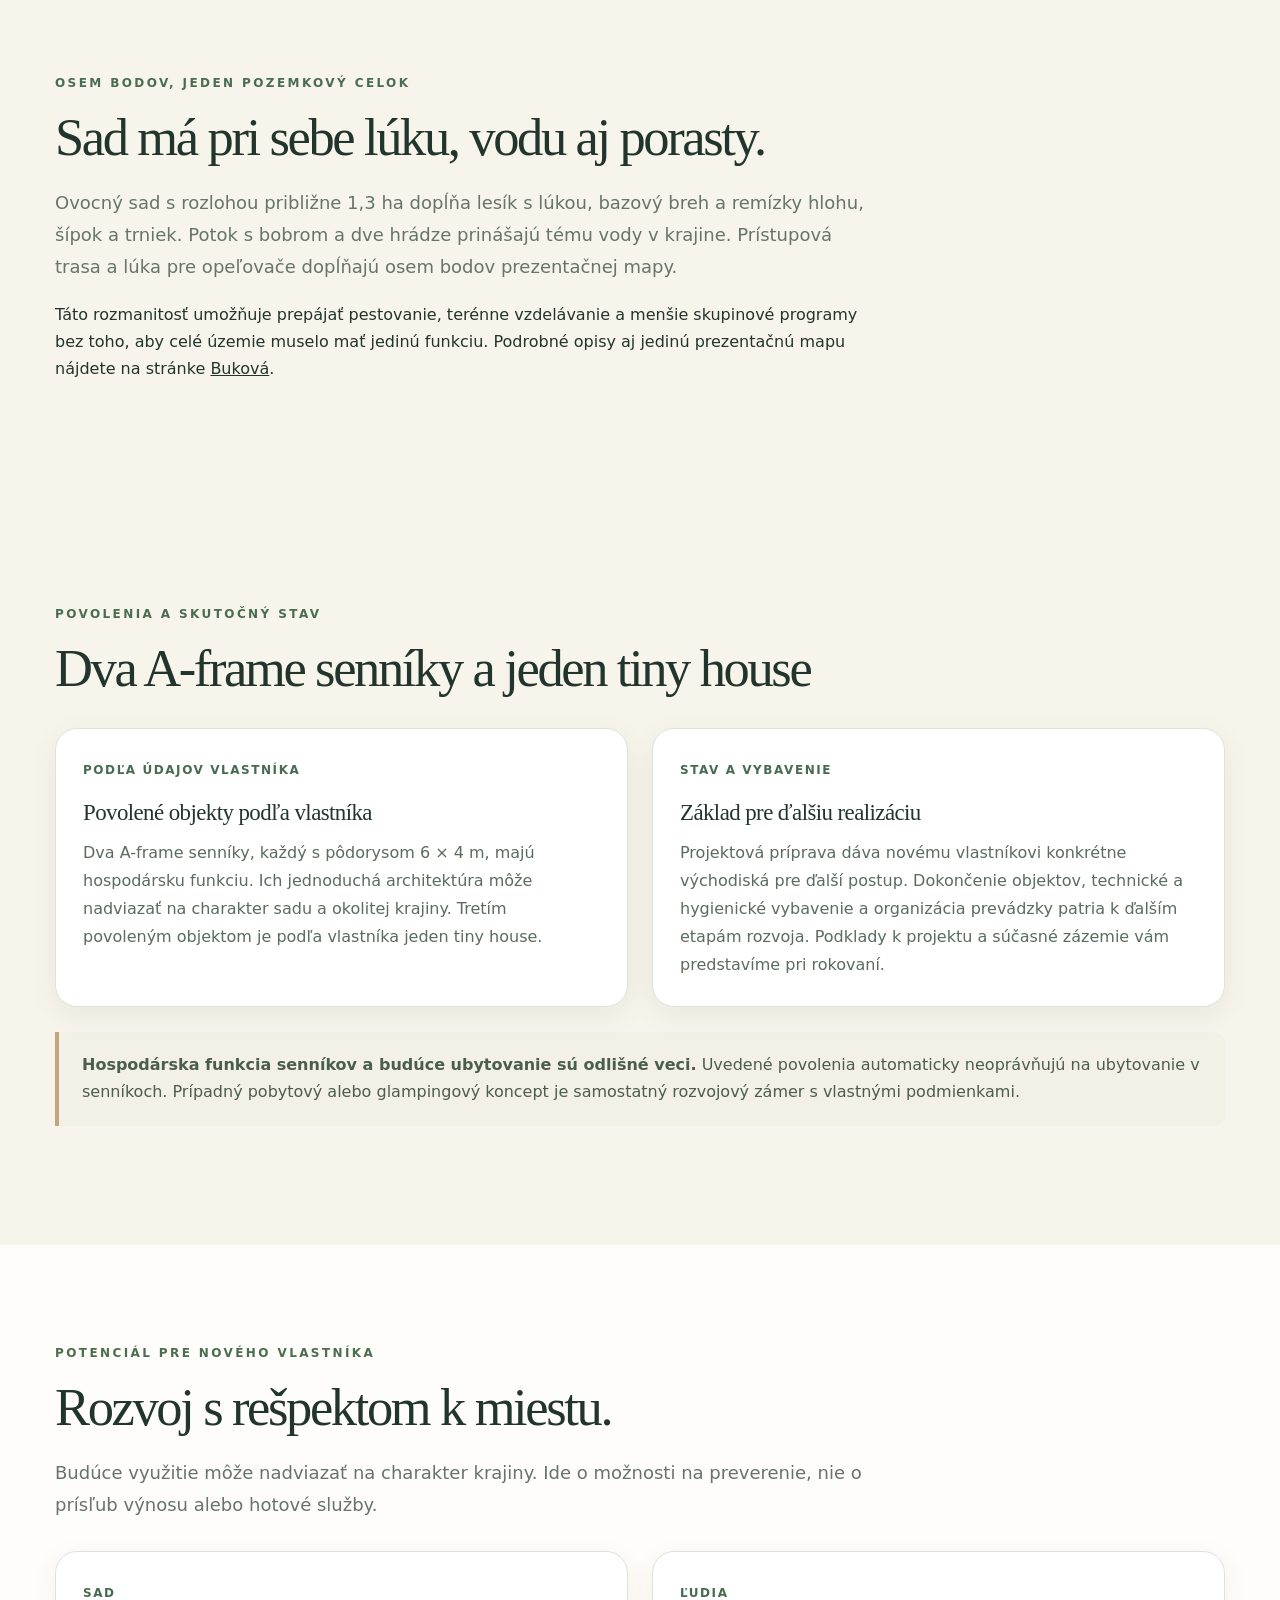
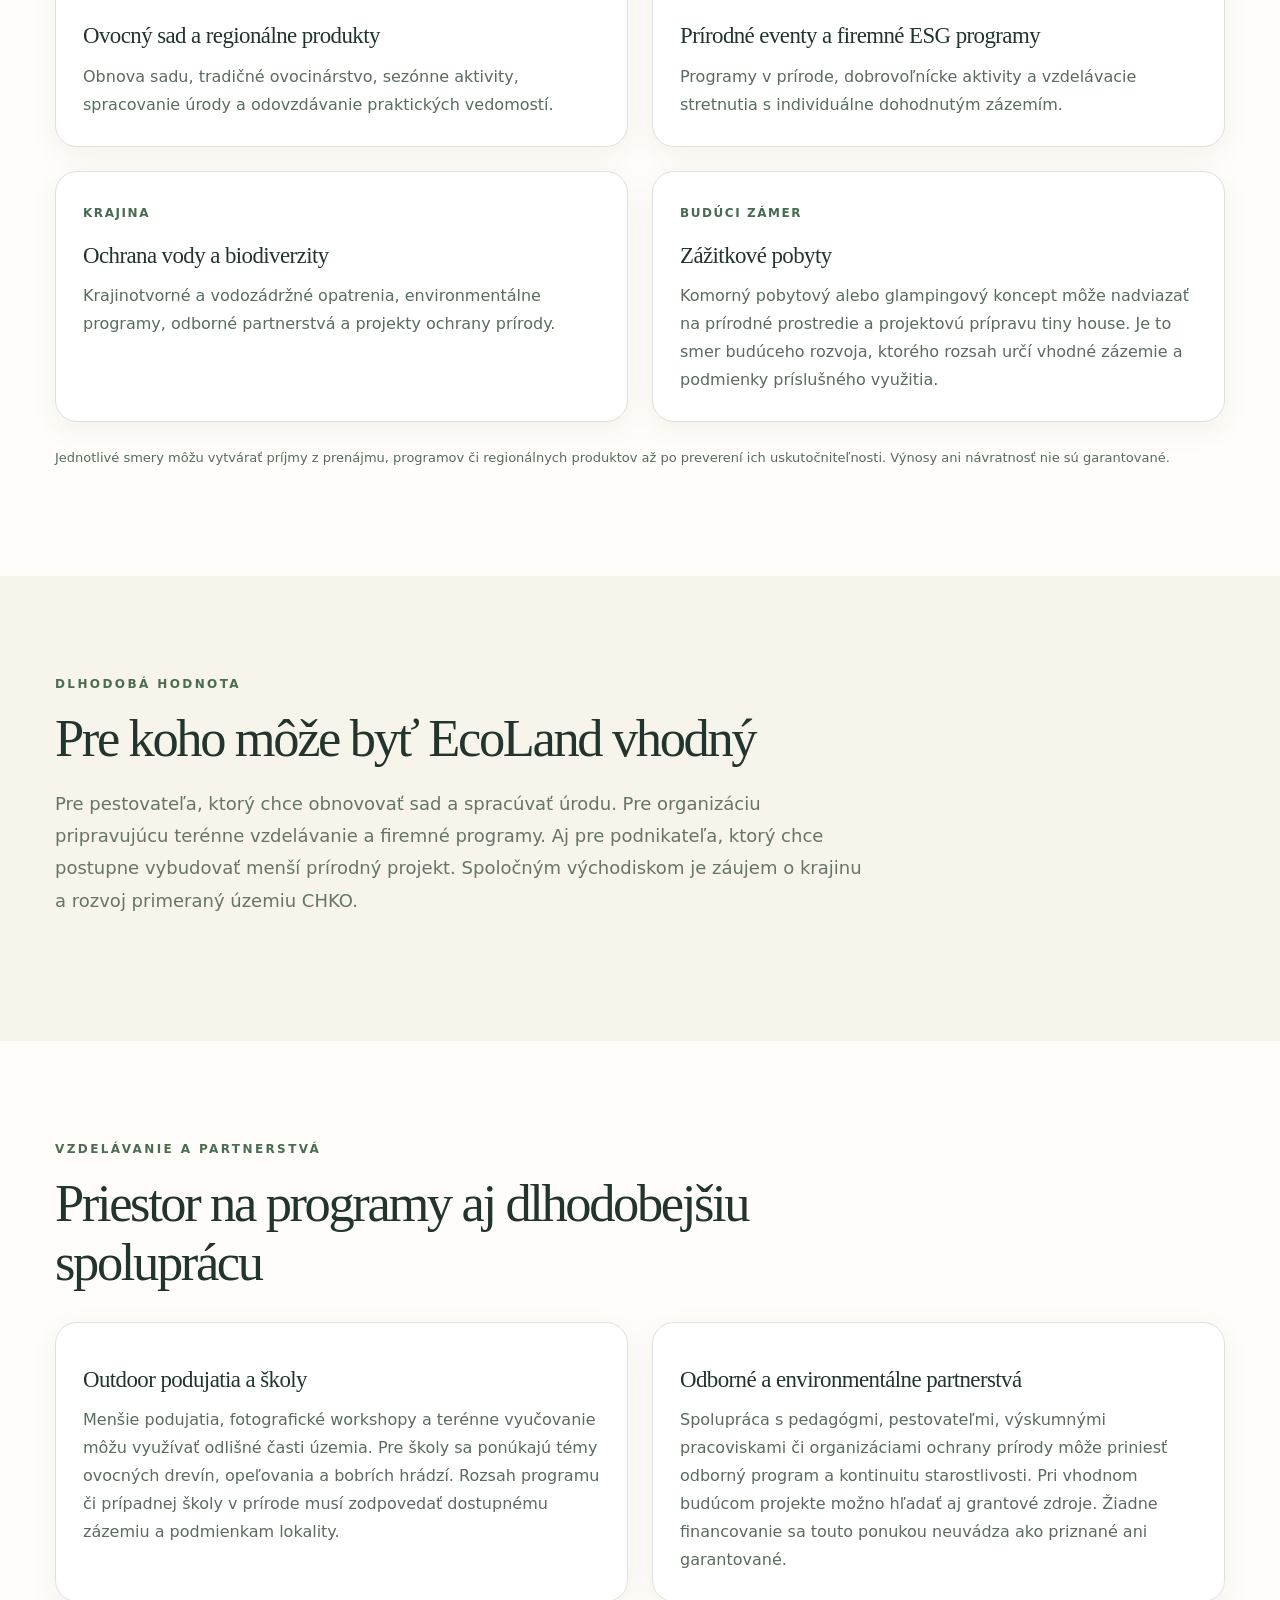
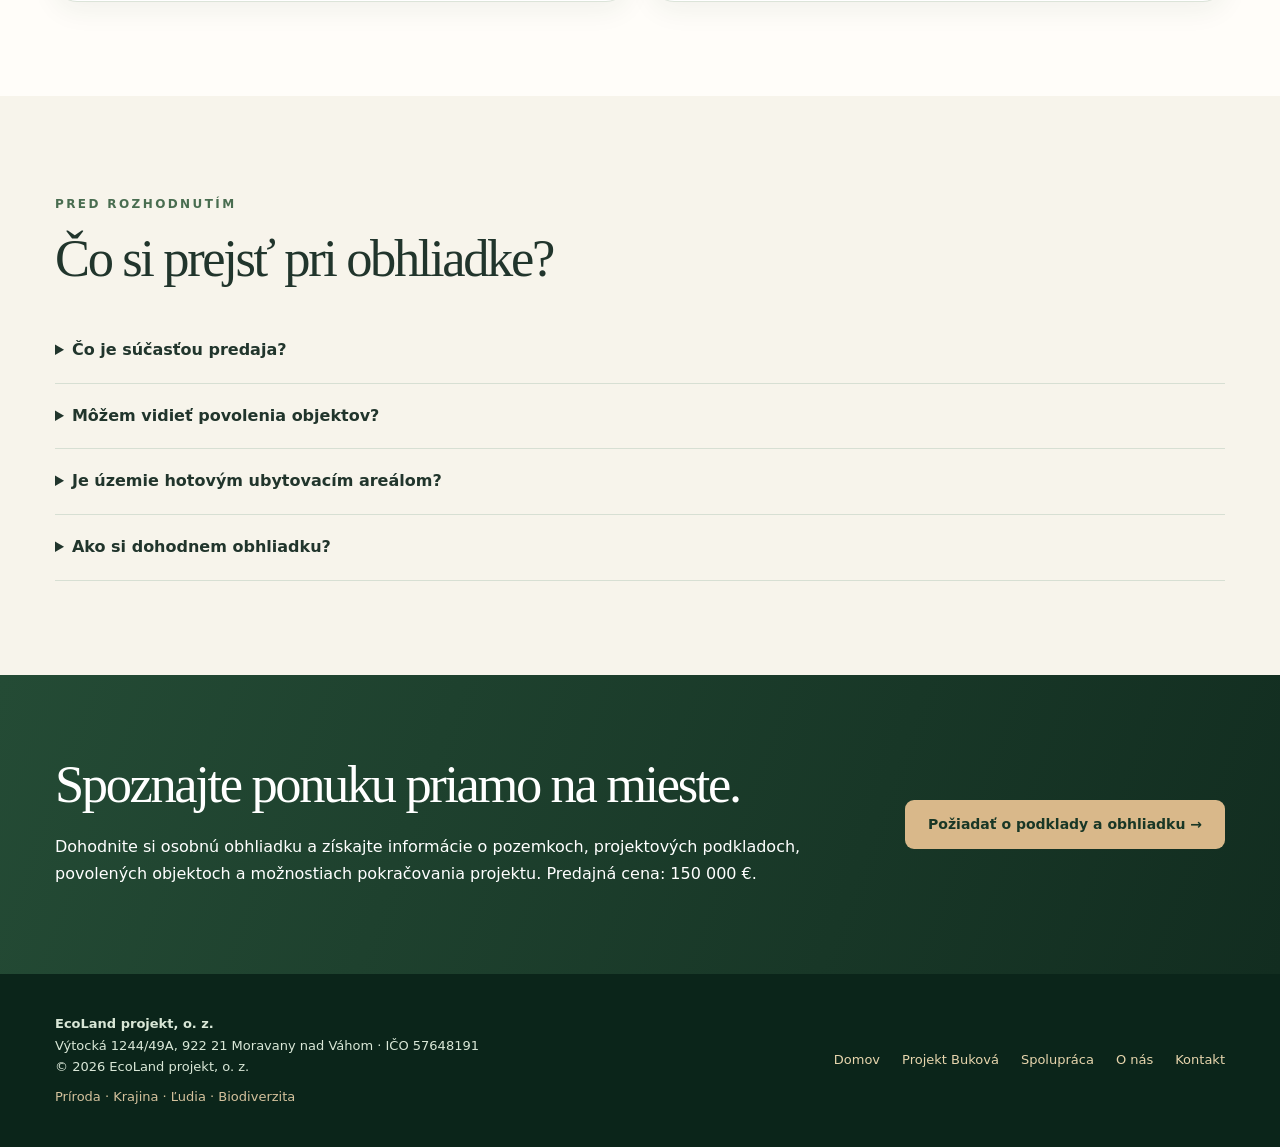
<file: investicia.html>
<!doctype html>
<html lang="sk"><head>
<meta charset="utf-8"><meta name="viewport" content="width=device-width, initial-scale=1">
<meta name="theme-color" content="#173c2c"><title>Investičná príležitosť | EcoLand Buková na predaj</title>
<meta name="description" content="EcoLand Buková na predaj: 27 000 m² za 150 000 €. Dva povolené A-frame senníky a jeden tiny house podľa vlastníka. Dohodnite si obhliadku."><link rel="canonical" href="https://eco-land.sk/investicia.html">
<meta property="og:locale" content="sk_SK"><meta property="og:type" content="website"><meta property="og:site_name" content="EcoLand Buková">
<meta property="og:title" content="Investičná príležitosť | EcoLand Buková na predaj"><meta property="og:description" content="EcoLand Buková na predaj: 27 000 m² za 150 000 €. Dva povolené A-frame senníky a jeden tiny house podľa vlastníka. Dohodnite si obhliadku."><meta property="og:url" content="https://eco-land.sk/investicia.html"><meta property="og:image" content="https://eco-land.sk/assets/mapa-ecoland-bukova.webp"><meta property="og:image:alt" content="Prezentačná mapa EcoLand Buková s ôsmimi bodmi">
<link rel="icon" type="image/svg+xml" href="assets/logo.svg"><link rel="stylesheet" href="assets/style.css?v=20261027-brand"><script src="assets/contact.js?v=20261026-2" defer></script>
<link rel="stylesheet" href="assets/hero-landscape.css?v=20261026-2">
<meta name="robots" content="noindex,follow"><link rel="stylesheet" href="assets/ecoland.css?v=20261027-1"></head><body><a class="skip" href="#obsah">Preskočiť na obsah</a>
<header class="site-header"><div class="container header-inner"><a class="brand" href="/" aria-label="EcoLand projekt, o. z. – domov"><span class="mark" aria-hidden="true">✳</span><span><strong>EcoLand <span class="brand-extension">Projekt o.z.</span></strong><small>príroda - krajina - ľudia - biodiverzita</small></span></a><nav class="desktop-nav" aria-label="Hlavná navigácia"><a href="/">Domov</a><a href="bukova.html">Projekt Buková</a><a href="spolupraca.html">Spolupráca</a><a href="o-nas.html">O nás</a><a href="kontakt.html">Kontakt</a></nav><details class="mobile-nav"><summary>☰ Menu</summary><nav class="" aria-label="Mobilná navigácia"><a href="/">Domov</a><a href="bukova.html">Projekt Buková</a><a href="spolupraca.html">Spolupráca</a><a href="o-nas.html">O nás</a><a href="kontakt.html">Kontakt</a></nav></details></div></header>
<main id="obsah"><section class="hero hero-landscape"><img class="hero-landscape-photo" src="assets/bukova-krajina-web.webp" alt="" width="1672" height="941" fetchpriority="high" decoding="async"><div class="container hero-inner"><div><span class="hero-tag">EcoLand Buková na predaj</span><h1>27 000 m² pri Bukovej.<br><em>Na predaj za 150 000 €.</em></h1><p>Na predaj je celý pozemkový celok EcoLand Buková v okrese Trnava, v CHKO Malé Karpaty. Ovocný sad, potok s dvoma bobrími hrádzami, lúky a remízky dopĺňa rozpracovaná projektová koncepcia a povolené objekty podľa údajov vlastníka.</p><div class="hero-stats"><span><strong>27 000 m²</strong><small>výmera územia · 2,7 ha</small></span><span><strong>150 000 €</strong><small>ponuková cena</small></span><span><strong>5,56 €/m²</strong><small>orientačne · zaokrúhlené</small></span></div><div class="buttons"><a class="btn" href="kontakt.html?zaujem=bukova">Dohodnúť obhliadku →</a><a class="btn btn-outline" href="bukova.html#mapa">Preskúmať mapu územia</a></div></div><aside class="eco-panel"><span class="eyebrow">Rozvojový zámer podľa vlastníka</span><h2>Povolené objekty.<br>Priestor pre realizáciu.</h2><div class="eco-panel-stats"><div><strong>2×</strong><small>A-frame senník<br>pôdorys 6 × 4 m</small></div><div><strong>1×</strong><small>tiny house</small></div></div><p>Dva hospodárske objekty a tiny house sú základom ďalšej realizácie. Ponuka ich uvádza ako povolené v rámci projektovej prípravy, nie ako dokončené stavby.</p></aside></div></section>
<section class="section light"><div class="container"><div class="section-intro"><span class="eyebrow">Predmet ponuky</span><h2>Čo tvorí hodnotu ponuky</h2><p class="lead">Ponuka sa týka pozemkového celku EcoLand Buková s výmerou 27 000 m² za 150 000 €. Jeho charakter približuje pôvodná mapa s ôsmimi bodmi.</p></div><div class="grid3"><article class="card"><span class="num">KRAJINA</span><h3>Sad, lúky a dreviny</h3><p>Pestré prírodné prostredie pre pestovateľské, vzdelávacie a krajinné aktivity podľa možností a podmienok územia.</p></article><article class="card"><span class="num">VODA</span><h3>Potok a bobrí biotop</h3><p>Prirodzený vodný prvok s hrádzami je súčasťou identity miesta a témou pre ochranu vody a spoznávanie prírody.</p></article><article class="card"><span class="num">PRÍPRAVA</span><h3>Rozvojový koncept</h3><p>Podľa údajov vlastníka projektová príprava zahŕňa dva povolené A-frame senníky 6 × 4 m a jeden povolený tiny house. Nový vlastník môže nadviazať na túto prípravu pri plánovaní realizácie.</p></article></div><div class="buttons"><a class="btn btn-dark" href="bukova.html#mapa">Spoznajte územie a mapu →</a></div></div></section>
<section class="section"><div class="container"><div class="section-intro"><span class="eyebrow">Osem bodov, jeden pozemkový celok</span><h2>Sad má pri sebe lúku, vodu aj porasty.</h2><p class="lead">Ovocný sad s rozlohou približne 1,3 ha dopĺňa lesík s lúkou, bazový breh a remízky hlohu, šípok a trniek. Potok s bobrom a dve hrádze prinášajú tému vody v krajine. Prístupová trasa a lúka pre opeľovače dopĺňajú osem bodov prezentačnej mapy.</p><p>Táto rozmanitosť umožňuje prepájať pestovanie, terénne vzdelávanie a menšie skupinové programy bez toho, aby celé územie muselo mať jedinú funkciu. Podrobné opisy aj jedinú prezentačnú mapu nájdete na stránke <a href="bukova.html#mapa">Buková</a>.</p></div></div></section><section class="section " id="povolenia"><div class="container"><div class="section-intro"><span class="eyebrow">Povolenia a skutočný stav</span><h2>Dva A-frame senníky a jeden tiny house</h2></div><div class="grid2"><article class="card"><span class="num">PODĽA ÚDAJOV VLASTNÍKA</span><h3>Povolené objekty podľa vlastníka</h3><p>Dva A-frame senníky, každý s pôdorysom 6 × 4 m, majú hospodársku funkciu. Ich jednoduchá architektúra môže nadviazať na charakter sadu a okolitej krajiny. Tretím povoleným objektom je podľa vlastníka jeden tiny house.</p></article><article class="card"><span class="num">STAV A VYBAVENIE</span><h3>Základ pre ďalšiu realizáciu</h3><p>Projektová príprava dáva novému vlastníkovi konkrétne východiská pre ďalší postup. Dokončenie objektov, technické a hygienické vybavenie a organizácia prevádzky patria k ďalším etapám rozvoja. Podklady k projektu a súčasné zázemie vám predstavíme pri rokovaní.</p></article></div><div class="box-note"><strong>Hospodárska funkcia senníkov a budúce ubytovanie sú odlišné veci.</strong> Uvedené povolenia automaticky neoprávňujú na ubytovanie v senníkoch. Prípadný pobytový alebo glampingový koncept je samostatný rozvojový zámer s vlastnými podmienkami.</div></div></section>
<section class="section light"><div class="container"><div class="section-intro"><span class="eyebrow">Potenciál pre nového vlastníka</span><h2>Rozvoj s rešpektom k miestu.</h2><p class="lead">Budúce využitie môže nadviazať na charakter krajiny. Ide o možnosti na preverenie, nie o prísľub výnosu alebo hotové služby.</p></div><div class="grid2"><article class="card"><span class="num">SAD</span><h3>Ovocný sad a regionálne produkty</h3><p>Obnova sadu, tradičné ovocinárstvo, sezónne aktivity, spracovanie úrody a odovzdávanie praktických vedomostí.</p></article><article class="card"><span class="num">ĽUDIA</span><h3>Prírodné eventy a firemné ESG programy</h3><p>Programy v prírode, dobrovoľnícke aktivity a vzdelávacie stretnutia s individuálne dohodnutým zázemím.</p></article><article class="card"><span class="num">KRAJINA</span><h3>Ochrana vody a biodiverzity</h3><p>Krajinotvorné a vodozádržné opatrenia, environmentálne programy, odborné partnerstvá a projekty ochrany prírody.</p></article><article class="card"><span class="num">BUDÚCI ZÁMER</span><h3>Zážitkové pobyty</h3><p>Komorný pobytový alebo glampingový koncept môže nadviazať na prírodné prostredie a projektovú prípravu tiny house. Je to smer budúceho rozvoja, ktorého rozsah určí vhodné zázemie a podmienky príslušného využitia.</p></article></div><p class="legal potential-note">Jednotlivé smery môžu vytvárať príjmy z prenájmu, programov či regionálnych produktov až po preverení ich uskutočniteľnosti. Výnosy ani návratnosť nie sú garantované.</p></div></section>
<section class="section "><div class="container"><div class="section-intro"><span class="eyebrow">Dlhodobá hodnota</span><h2>Pre koho môže byť EcoLand vhodný</h2><p class="lead">Pre pestovateľa, ktorý chce obnovovať sad a spracúvať úrodu. Pre organizáciu pripravujúcu terénne vzdelávanie a firemné programy. Aj pre podnikateľa, ktorý chce postupne vybudovať menší prírodný projekt. Spoločným východiskom je záujem o krajinu a rozvoj primeraný územiu CHKO.</p></div></div></section><section class="section light"><div class="container"><div class="section-intro"><span class="eyebrow">Vzdelávanie a partnerstvá</span><h2>Priestor na programy aj dlhodobejšiu spoluprácu</h2></div><div class="grid2"><article class="card"><h3>Outdoor podujatia a školy</h3><p>Menšie podujatia, fotografické workshopy a terénne vyučovanie môžu využívať odlišné časti územia. Pre školy sa ponúkajú témy ovocných drevín, opeľovania a bobrích hrádzí. Rozsah programu či prípadnej školy v prírode musí zodpovedať dostupnému zázemiu a podmienkam lokality.</p></article><article class="card"><h3>Odborné a environmentálne partnerstvá</h3><p>Spolupráca s pedagógmi, pestovateľmi, výskumnými pracoviskami či organizáciami ochrany prírody môže priniesť odborný program a kontinuitu starostlivosti. Pri vhodnom budúcom projekte možno hľadať aj grantové zdroje. Žiadne financovanie sa touto ponukou neuvádza ako priznané ani garantované.</p></article></div></div></section><section class="section faq"><div class="container"><div class="section-intro"><span class="eyebrow">Pred rozhodnutím</span><h2>Čo si prejsť pri obhliadke?</h2></div><details><summary>Čo je súčasťou predaja?</summary><p>Ponúkaný je celý pozemkový celok 27 000 m² za 150 000 €. Presné parcely, vlastnícke a prístupové vzťahy a príslušenstvo je potrebné potvrdiť v podkladoch a kúpnej zmluve. Zahrnutie značky EcoLand, projektovej dokumentácie a práv k projektu do predaja sa potvrdí samostatne pri rokovaní; web ich automatický prevod nesľubuje.</p></details><details><summary>Môžem vidieť povolenia objektov?</summary><p>Áno, pri rokovaní si môžete prejsť projektové podklady k dvom A-frame senníkom a jednému tiny house. Informácie na webe vychádzajú z údajov vlastníka.</p></details><details><summary>Je územie hotovým ubytovacím areálom?</summary><p>Takto ho ponuka neprezentuje. Povolenie realizácie objektov sa odlišuje od ich dokončenia, vybavenia a oprávnenia poskytovať konkrétnu službu.</p></details><details><summary>Ako si dohodnem obhliadku?</summary><p>Kontaktujte Marcela Masarika na <a href="tel:+421948518617">+421 948 518 617</a>, e-mailom <a href="mailto:artbetonsk@gmail.com">artbetonsk@gmail.com</a> alebo cez <a href="kontakt.html?zaujem=bukova">dopytový formulár</a>.</p></details></div></section>
<section class="cta"><div class="container cta-inner"><div><h2>Spoznajte ponuku priamo na mieste.</h2><p>Dohodnite si osobnú obhliadku a získajte informácie o pozemkoch, projektových podkladoch, povolených objektoch a možnostiach pokračovania projektu. Predajná cena: 150 000 €.</p></div><a class="btn" href="kontakt.html?zaujem=bukova">Požiadať o podklady a obhliadku →</a></div></section></main>
<footer class="footer"><div class="container footer-inner"><div><strong>EcoLand projekt, o. z.</strong><div>Výtocká 1244/49A, 922 21 Moravany nad Váhom · IČO 57648191</div><div>© 2026 EcoLand projekt, o. z.</div><div class="brand-thought">Príroda · Krajina · Ľudia · Biodiverzita</div></div><nav class="foot-links" aria-label="Navigácia v päte"><a href="/">Domov</a><a href="bukova.html">Projekt Buková</a><a href="spolupraca.html">Spolupráca</a><a href="o-nas.html">O nás</a><a href="kontakt.html">Kontakt</a></nav></div></footer></body></html>
</file>
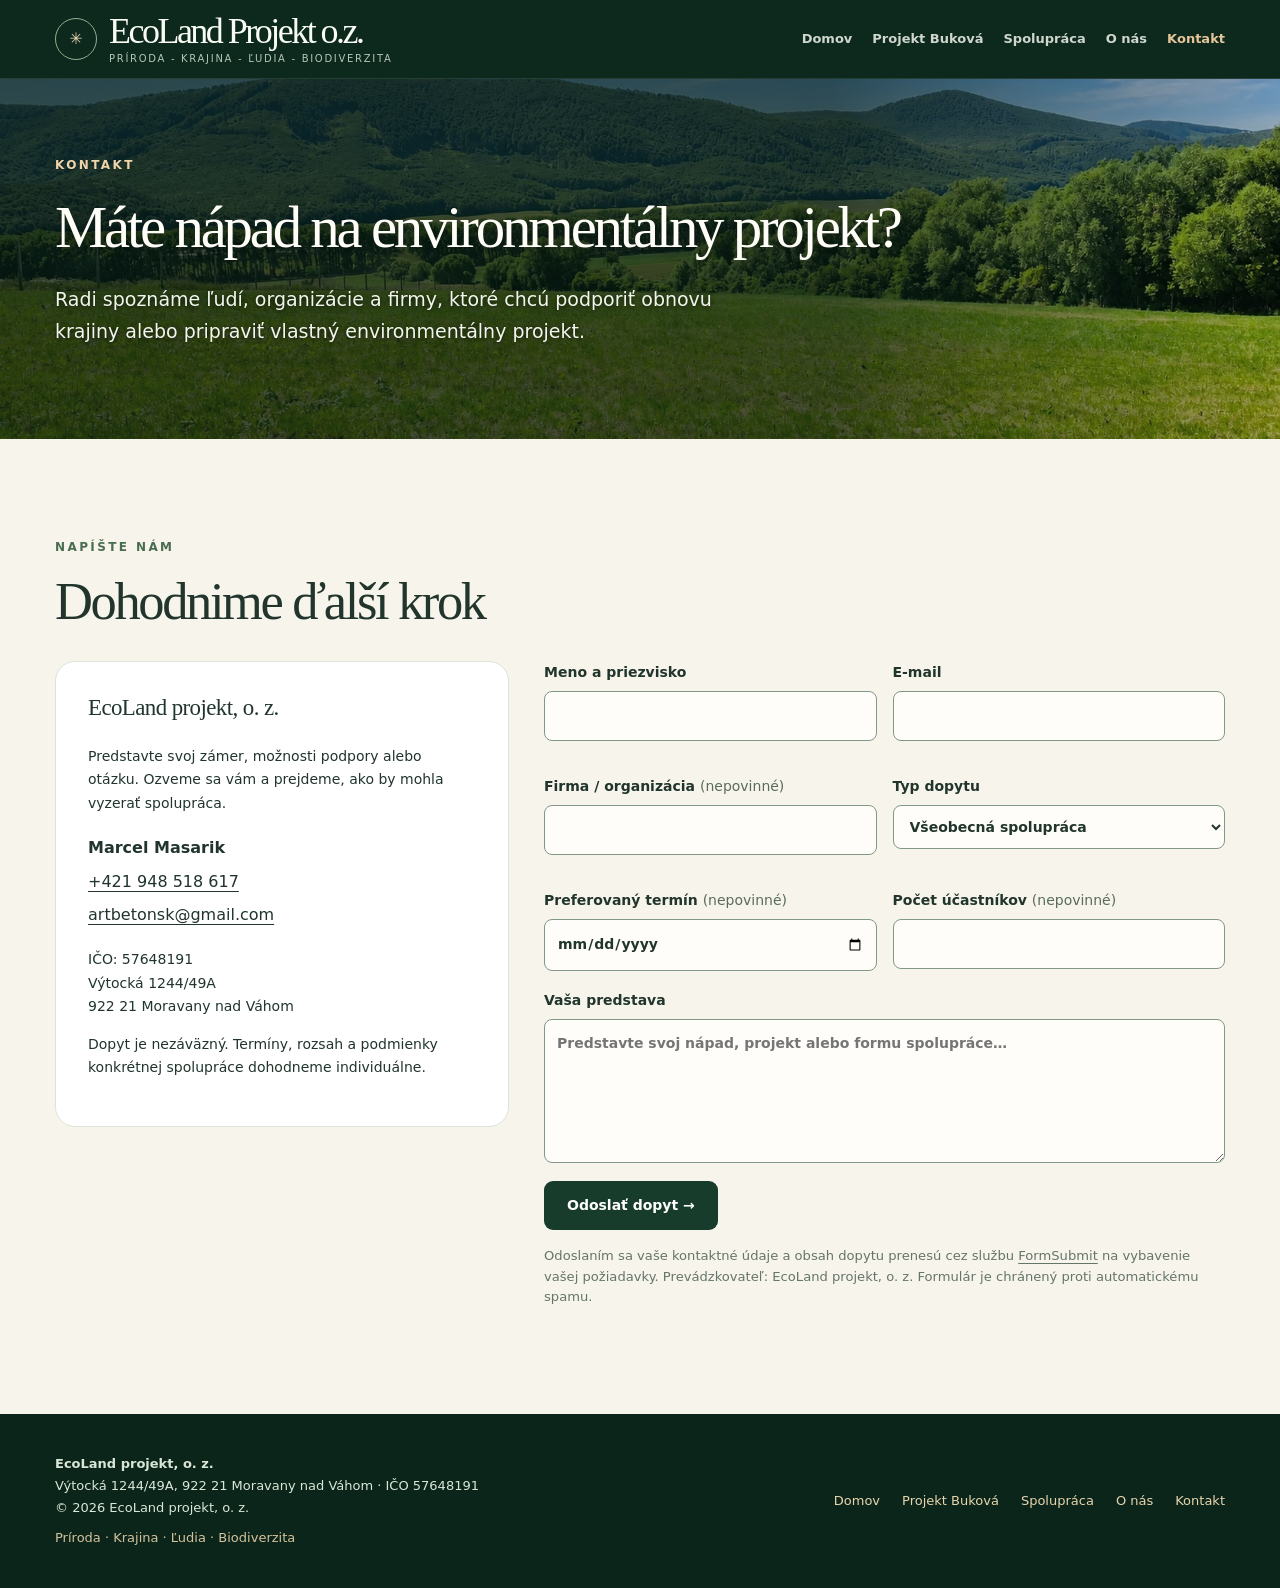
<file: kontakt.html>
<!doctype html><html lang="sk"><head><meta charset="utf-8"><meta name="viewport" content="width=device-width, initial-scale=1"><meta name="theme-color" content="#173c2c"><title>Kontakt | EcoLand</title><meta name="description" content="Kontaktujte EcoLand projekt, o. z. Spolupráca, environmentálne projekty, ESG dni, vzdelávanie, dobrovoľníctvo a Projekt Buková."><link rel="canonical" href="https://eco-land.sk/kontakt.html"><meta property="og:locale" content="sk_SK"><meta property="og:type" content="website"><meta property="og:site_name" content="EcoLand projekt, o. z."><meta property="og:title" content="Kontakt | EcoLand"><meta property="og:description" content="Kontaktujte EcoLand projekt, o. z. Spolupráca, environmentálne projekty, ESG dni, vzdelávanie, dobrovoľníctvo a Projekt Buková."><meta property="og:url" content="https://eco-land.sk/kontakt.html"><meta property="og:image" content="https://eco-land.sk/assets/bukova-krajina-web.webp"><meta property="og:image:alt" content="Krajina Malých Karpát pri pilotnej lokalite Buková"><link rel="icon" type="image/svg+xml" href="assets/logo.svg"><link rel="stylesheet" href="assets/style.css?v=20261027-brand"><link rel="stylesheet" href="assets/hero-landscape.css?v=20261027"><link rel="stylesheet" href="assets/ecoland.css?v=20261027-1"><script src="assets/contact.js?v=20261027-1" defer></script></head><body><a class="skip" href="#obsah">Preskočiť na obsah</a><header class="site-header"><div class="container header-inner"><a class="brand" href="/" aria-label="EcoLand projekt, o. z. – domov"><span class="mark" aria-hidden="true">✳</span><span><strong>EcoLand <span class="brand-extension">Projekt o.z.</span></strong><small>príroda - krajina - ľudia - biodiverzita</small></span></a><nav class="desktop-nav" aria-label="Hlavná navigácia"><a href="/">Domov</a><a href="bukova.html">Projekt Buková</a><a href="spolupraca.html">Spolupráca</a><a href="o-nas.html">O nás</a><a href="kontakt.html" aria-current="page">Kontakt</a></nav><details class="mobile-nav"><summary>☰ Menu</summary><nav class="" aria-label="Mobilná navigácia"><a href="/">Domov</a><a href="bukova.html">Projekt Buková</a><a href="spolupraca.html">Spolupráca</a><a href="o-nas.html">O nás</a><a href="kontakt.html" aria-current="page">Kontakt</a></nav></details></div></header><main id="obsah"><section class="hero hero-compact hero-landscape"><img class="hero-landscape-photo" src="assets/bukova-krajina-web.webp" alt="" width="1672" height="941" fetchpriority="high" decoding="async"><div class="container page-intro"><span class="hero-tag">Kontakt</span><h1>Máte nápad na environmentálny projekt?</h1><p>Radi spoznáme ľudí, organizácie a firmy, ktoré chcú podporiť obnovu krajiny alebo pripraviť vlastný environmentálny projekt.</p></div></section><section class="section " id="formular"><div class="container"><div class="section-intro"><span class="eyebrow">Napíšte nám</span><h2>Dohodnime ďalší krok</h2></div><div class="contact-layout"><div class="contact-panel"><h3>EcoLand projekt, o. z.</h3><p>Predstavte svoj zámer, možnosti podpory alebo otázku. Ozveme sa vám a prejdeme, ako by mohla vyzerať spolupráca.</p><ul class="contact-list"><li><strong>Marcel Masarik</strong></li><li><a href="tel:+421948518617">+421 948 518 617</a></li><li><a href="mailto:artbetonsk@gmail.com">artbetonsk@gmail.com</a></li></ul><p>IČO: 57648191<br>Výtocká 1244/49A<br>922 21 Moravany nad Váhom</p><p>Dopyt je nezáväzný. Termíny, rozsah a podmienky konkrétnej spolupráce dohodneme individuálne.</p></div><form id="contact-form" action="https://formsubmit.co/artbetonsk@gmail.com" method="POST" accept-charset="UTF-8"><input type="hidden" name="_subject" value="EcoLand – nový dopyt z webu"><input type="hidden" name="_template" value="table"><input type="hidden" name="_next" id="form-next" value="https://eco-land.sk/dakujeme.html"><input type="hidden" name="_url" id="form-url" value="https://eco-land.sk/kontakt.html"><div class="form-bot-field" aria-hidden="true" style="position:absolute;left:-10000px;top:auto;width:1px;height:1px;overflow:hidden;clip-path:inset(50%);white-space:nowrap;opacity:0;pointer-events:none;"><label>Nechajte prázdne<input type="text" name="_honey" tabindex="-1" autocomplete="off"></label></div><div class="form-grid"><label>Meno a priezvisko<input name="name" autocomplete="name" maxlength="100" required></label><label>E-mail<input type="email" name="email" autocomplete="email" maxlength="150" required></label><label>Firma / organizácia <span>(nepovinné)</span><input name="company" autocomplete="organization" maxlength="150"></label><label>Typ dopytu<select name="interest"><option>Všeobecná spolupráca</option><option>Partnerský environmentálny projekt</option><option>ESG / firemný deň</option><option>Environmentálne vzdelávanie</option><option>Dobrovoľníctvo</option><option>Projekt Buková</option><option>Iné</option></select></label><label>Preferovaný termín <span>(nepovinné)</span><input name="date" type="date"></label><label>Počet účastníkov <span>(nepovinné)</span><input name="people" type="number" min="1" max="10000" inputmode="numeric"></label></div><label>Vaša predstava<textarea name="message" rows="5" maxlength="2500" required placeholder="Predstavte svoj nápad, projekt alebo formu spolupráce…"></textarea></label><button class="btn btn-dark" type="submit">Odoslať dopyt →</button><p class="legal" id="form-privacy">Odoslaním sa vaše kontaktné údaje a obsah dopytu prenesú cez službu <a href="https://formsubmit.co/privacy.pdf" target="_blank" rel="noopener noreferrer">FormSubmit</a> na vybavenie vašej požiadavky. Prevádzkovateľ: EcoLand projekt, o. z. Formulár je chránený proti automatickému spamu.</p></form></div></div></section></main><footer class="footer"><div class="container footer-inner"><div><strong>EcoLand projekt, o. z.</strong><div>Výtocká 1244/49A, 922 21 Moravany nad Váhom · IČO 57648191</div><div>© 2026 EcoLand projekt, o. z.</div><div class="brand-thought">Príroda · Krajina · Ľudia · Biodiverzita</div></div><nav class="foot-links" aria-label="Navigácia v päte"><a href="/">Domov</a><a href="bukova.html">Projekt Buková</a><a href="spolupraca.html">Spolupráca</a><a href="o-nas.html">O nás</a><a href="kontakt.html" aria-current="page">Kontakt</a></nav></div></footer></body></html>
</file>
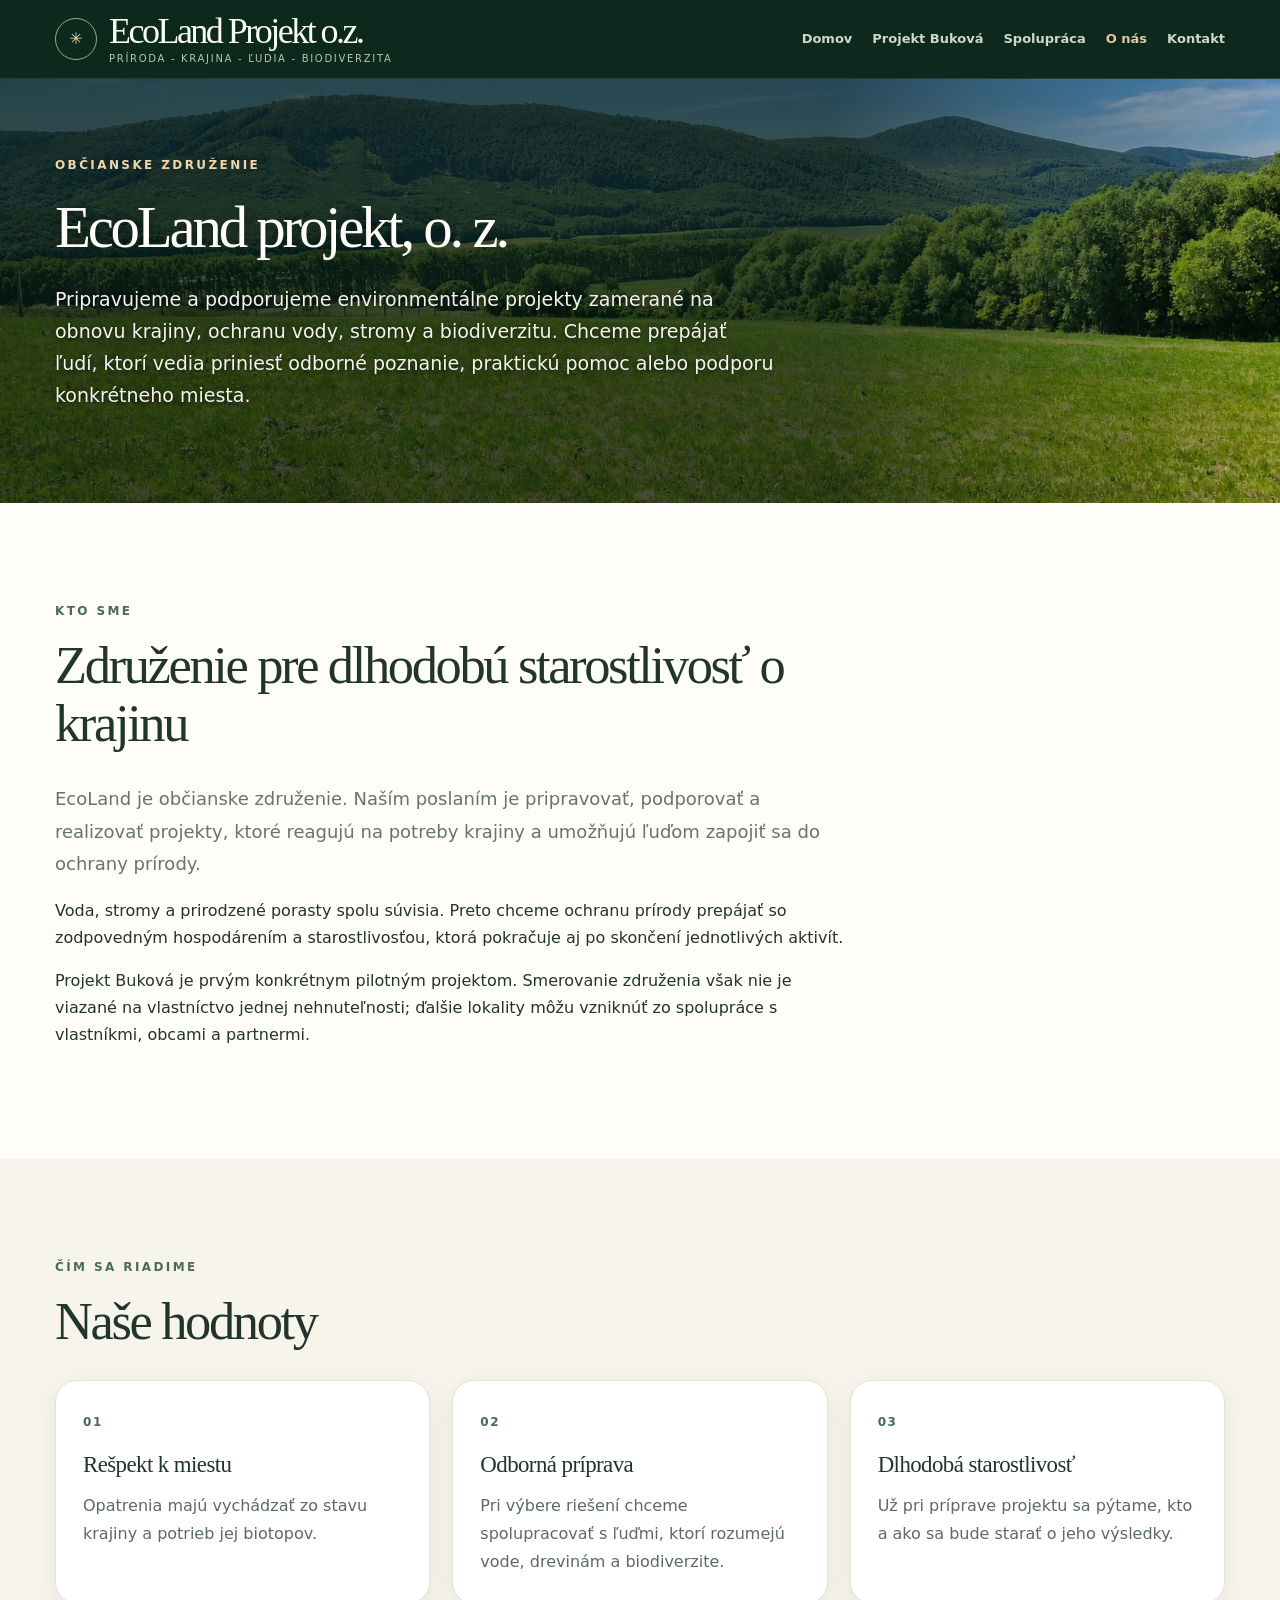
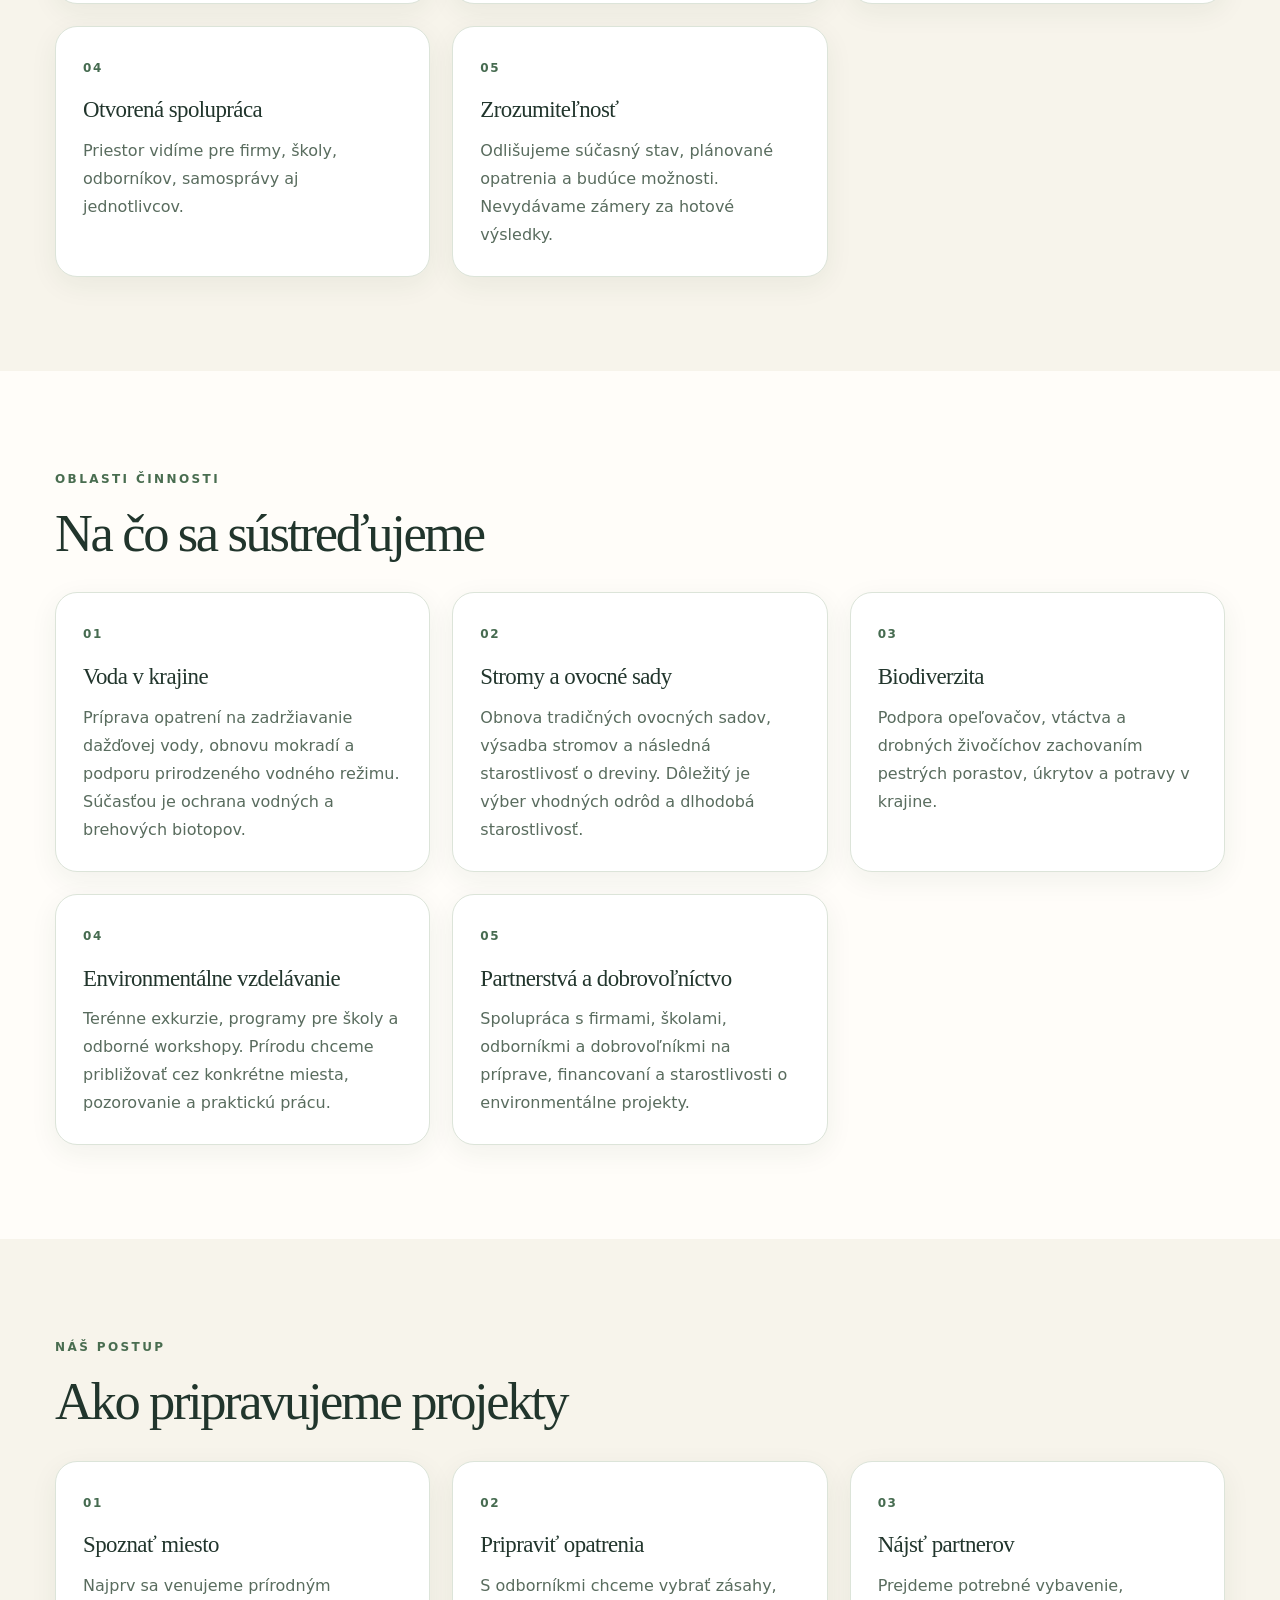
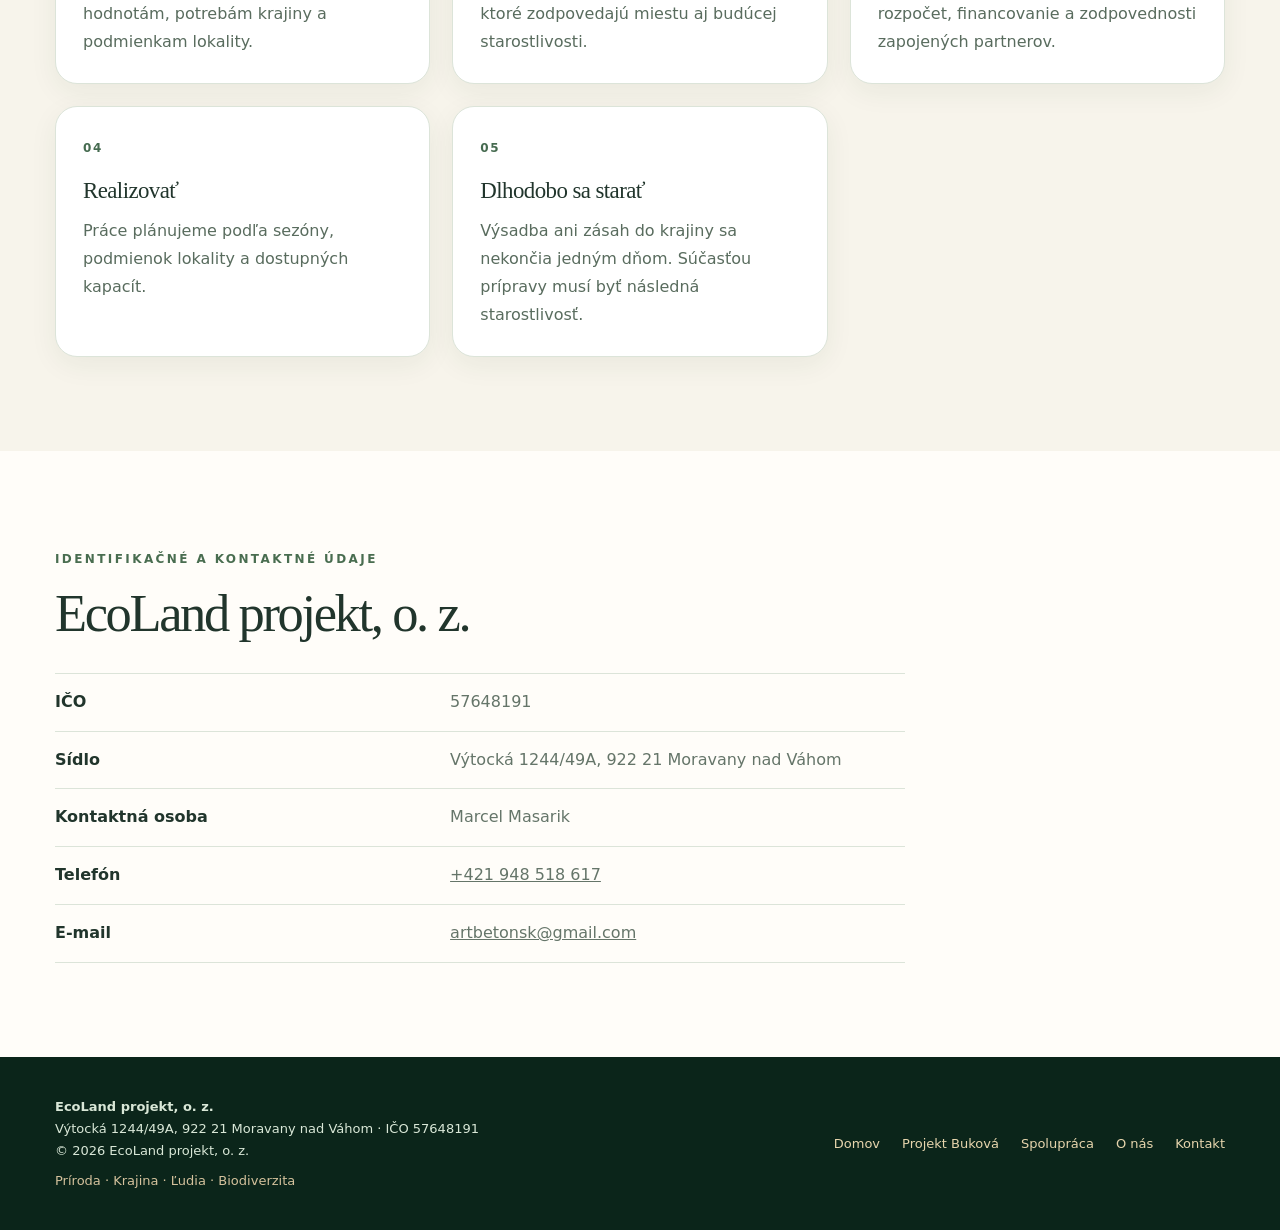
<file: o-nas.html>
<!doctype html><html lang="sk"><head><meta charset="utf-8"><meta name="viewport" content="width=device-width, initial-scale=1"><meta name="theme-color" content="#173c2c"><title>O nás | EcoLand projekt, o. z.</title><meta name="description" content="Poslanie, hodnoty a identifikačné údaje občianskeho združenia EcoLand projekt, o. z. Pripravujeme projekty obnovy krajiny, ochrany vody a biodiverzity."><link rel="canonical" href="https://eco-land.sk/o-nas.html"><meta property="og:locale" content="sk_SK"><meta property="og:type" content="website"><meta property="og:site_name" content="EcoLand projekt, o. z."><meta property="og:title" content="O nás | EcoLand projekt, o. z."><meta property="og:description" content="Poslanie, hodnoty a identifikačné údaje občianskeho združenia EcoLand projekt, o. z. Pripravujeme projekty obnovy krajiny, ochrany vody a biodiverzity."><meta property="og:url" content="https://eco-land.sk/o-nas.html"><meta property="og:image" content="https://eco-land.sk/assets/bukova-krajina-web.webp"><meta property="og:image:alt" content="Krajina Malých Karpát pri pilotnej lokalite Buková"><link rel="icon" type="image/svg+xml" href="assets/logo.svg"><link rel="stylesheet" href="assets/style.css?v=20261027-brand"><link rel="stylesheet" href="assets/hero-landscape.css?v=20261027"><link rel="stylesheet" href="assets/ecoland.css?v=20261027-1"><script src="assets/contact.js?v=20261027-1" defer></script></head><body><a class="skip" href="#obsah">Preskočiť na obsah</a><header class="site-header"><div class="container header-inner"><a class="brand" href="/" aria-label="EcoLand projekt, o. z. – domov"><span class="mark" aria-hidden="true">✳</span><span><strong>EcoLand <span class="brand-extension">Projekt o.z.</span></strong><small>príroda - krajina - ľudia - biodiverzita</small></span></a><nav class="desktop-nav" aria-label="Hlavná navigácia"><a href="/">Domov</a><a href="bukova.html">Projekt Buková</a><a href="spolupraca.html">Spolupráca</a><a href="o-nas.html" aria-current="page">O nás</a><a href="kontakt.html">Kontakt</a></nav><details class="mobile-nav"><summary>☰ Menu</summary><nav class="" aria-label="Mobilná navigácia"><a href="/">Domov</a><a href="bukova.html">Projekt Buková</a><a href="spolupraca.html">Spolupráca</a><a href="o-nas.html" aria-current="page">O nás</a><a href="kontakt.html">Kontakt</a></nav></details></div></header><main id="obsah"><section class="hero hero-compact hero-landscape"><img class="hero-landscape-photo" src="assets/bukova-krajina-web.webp" alt="" width="1672" height="941" fetchpriority="high" decoding="async"><div class="container page-intro"><span class="hero-tag">Občianske združenie</span><h1>EcoLand projekt, o. z.</h1><p>Pripravujeme a podporujeme environmentálne projekty zamerané na obnovu krajiny, ochranu vody, stromy a biodiverzitu. Chceme prepájať ľudí, ktorí vedia priniesť odborné poznanie, praktickú pomoc alebo podporu konkrétneho miesta.</p></div></section><section class="section light"><div class="container"><div class="section-intro"><span class="eyebrow">Kto sme</span><h2>Združenie pre dlhodobú starostlivosť o krajinu</h2></div><p class="lead reading">EcoLand je občianske združenie. Naším poslaním je pripravovať, podporovať a realizovať projekty, ktoré reagujú na potreby krajiny a umožňujú ľuďom zapojiť sa do ochrany prírody.</p><p class="reading">Voda, stromy a prirodzené porasty spolu súvisia. Preto chceme ochranu prírody prepájať so zodpovedným hospodárením a starostlivosťou, ktorá pokračuje aj po skončení jednotlivých aktivít.</p><p class="reading">Projekt Buková je prvým konkrétnym pilotným projektom. Smerovanie združenia však nie je viazané na vlastníctvo jednej nehnuteľnosti; ďalšie lokality môžu vzniknúť zo spolupráce s vlastníkmi, obcami a partnermi.</p></div></section><section class="section "><div class="container"><div class="section-intro"><span class="eyebrow">Čím sa riadime</span><h2>Naše hodnoty</h2></div><div class="grid3"><article class="card"><span class="num">01</span><h3>Rešpekt k miestu</h3><p>Opatrenia majú vychádzať zo stavu krajiny a potrieb jej biotopov.</p></article><article class="card"><span class="num">02</span><h3>Odborná príprava</h3><p>Pri výbere riešení chceme spolupracovať s ľuďmi, ktorí rozumejú vode, drevinám a biodiverzite.</p></article><article class="card"><span class="num">03</span><h3>Dlhodobá starostlivosť</h3><p>Už pri príprave projektu sa pýtame, kto a ako sa bude starať o jeho výsledky.</p></article><article class="card"><span class="num">04</span><h3>Otvorená spolupráca</h3><p>Priestor vidíme pre firmy, školy, odborníkov, samosprávy aj jednotlivcov.</p></article><article class="card"><span class="num">05</span><h3>Zrozumiteľnosť</h3><p>Odlišujeme súčasný stav, plánované opatrenia a budúce možnosti. Nevydávame zámery za hotové výsledky.</p></article></div></div></section><section class="section light"><div class="container"><div class="section-intro"><span class="eyebrow">Oblasti činnosti</span><h2>Na čo sa sústreďujeme</h2></div><div class="grid3"><article class="card"><span class="num">01</span><h3>Voda v krajine</h3><p>Príprava opatrení na zadržiavanie dažďovej vody, obnovu mokradí a podporu prirodzeného vodného režimu. Súčasťou je ochrana vodných a brehových biotopov.</p></article><article class="card"><span class="num">02</span><h3>Stromy a ovocné sady</h3><p>Obnova tradičných ovocných sadov, výsadba stromov a následná starostlivosť o dreviny. Dôležitý je výber vhodných odrôd a dlhodobá starostlivosť.</p></article><article class="card"><span class="num">03</span><h3>Biodiverzita</h3><p>Podpora opeľovačov, vtáctva a drobných živočíchov zachovaním pestrých porastov, úkrytov a potravy v krajine.</p></article><article class="card"><span class="num">04</span><h3>Environmentálne vzdelávanie</h3><p>Terénne exkurzie, programy pre školy a odborné workshopy. Prírodu chceme približovať cez konkrétne miesta, pozorovanie a praktickú prácu.</p></article><article class="card"><span class="num">05</span><h3>Partnerstvá a dobrovoľníctvo</h3><p>Spolupráca s firmami, školami, odborníkmi a dobrovoľníkmi na príprave, financovaní a starostlivosti o environmentálne projekty.</p></article></div></div></section><section class="section "><div class="container"><div class="section-intro"><span class="eyebrow">Náš postup</span><h2>Ako pripravujeme projekty</h2></div><div class="grid3 process-grid"><article class="card"><span class="num">01</span><h3>Spoznať miesto</h3><p>Najprv sa venujeme prírodným hodnotám, potrebám krajiny a podmienkam lokality.</p></article><article class="card"><span class="num">02</span><h3>Pripraviť opatrenia</h3><p>S odborníkmi chceme vybrať zásahy, ktoré zodpovedajú miestu aj budúcej starostlivosti.</p></article><article class="card"><span class="num">03</span><h3>Nájsť partnerov</h3><p>Prejdeme potrebné vybavenie, rozpočet, financovanie a zodpovednosti zapojených partnerov.</p></article><article class="card"><span class="num">04</span><h3>Realizovať</h3><p>Práce plánujeme podľa sezóny, podmienok lokality a dostupných kapacít.</p></article><article class="card"><span class="num">05</span><h3>Dlhodobo sa starať</h3><p>Výsadba ani zásah do krajiny sa nekončia jedným dňom. Súčasťou prípravy musí byť následná starostlivosť.</p></article></div></div></section><section class="section light"><div class="container"><div class="section-intro"><span class="eyebrow">Identifikačné a kontaktné údaje</span><h2>EcoLand projekt, o. z.</h2></div><dl class="facts identity"><div><dt>IČO</dt><dd>57648191</dd></div><div><dt>Sídlo</dt><dd>Výtocká 1244/49A, 922 21 Moravany nad Váhom</dd></div><div><dt>Kontaktná osoba</dt><dd>Marcel Masarik</dd></div><div><dt>Telefón</dt><dd><a href="tel:+421948518617">+421 948 518 617</a></dd></div><div><dt>E-mail</dt><dd><a href="mailto:artbetonsk@gmail.com">artbetonsk@gmail.com</a></dd></div></dl></div></section></main><footer class="footer"><div class="container footer-inner"><div><strong>EcoLand projekt, o. z.</strong><div>Výtocká 1244/49A, 922 21 Moravany nad Váhom · IČO 57648191</div><div>© 2026 EcoLand projekt, o. z.</div><div class="brand-thought">Príroda · Krajina · Ľudia · Biodiverzita</div></div><nav class="foot-links" aria-label="Navigácia v päte"><a href="/">Domov</a><a href="bukova.html">Projekt Buková</a><a href="spolupraca.html">Spolupráca</a><a href="o-nas.html" aria-current="page">O nás</a><a href="kontakt.html">Kontakt</a></nav></div></footer></body></html>
</file>
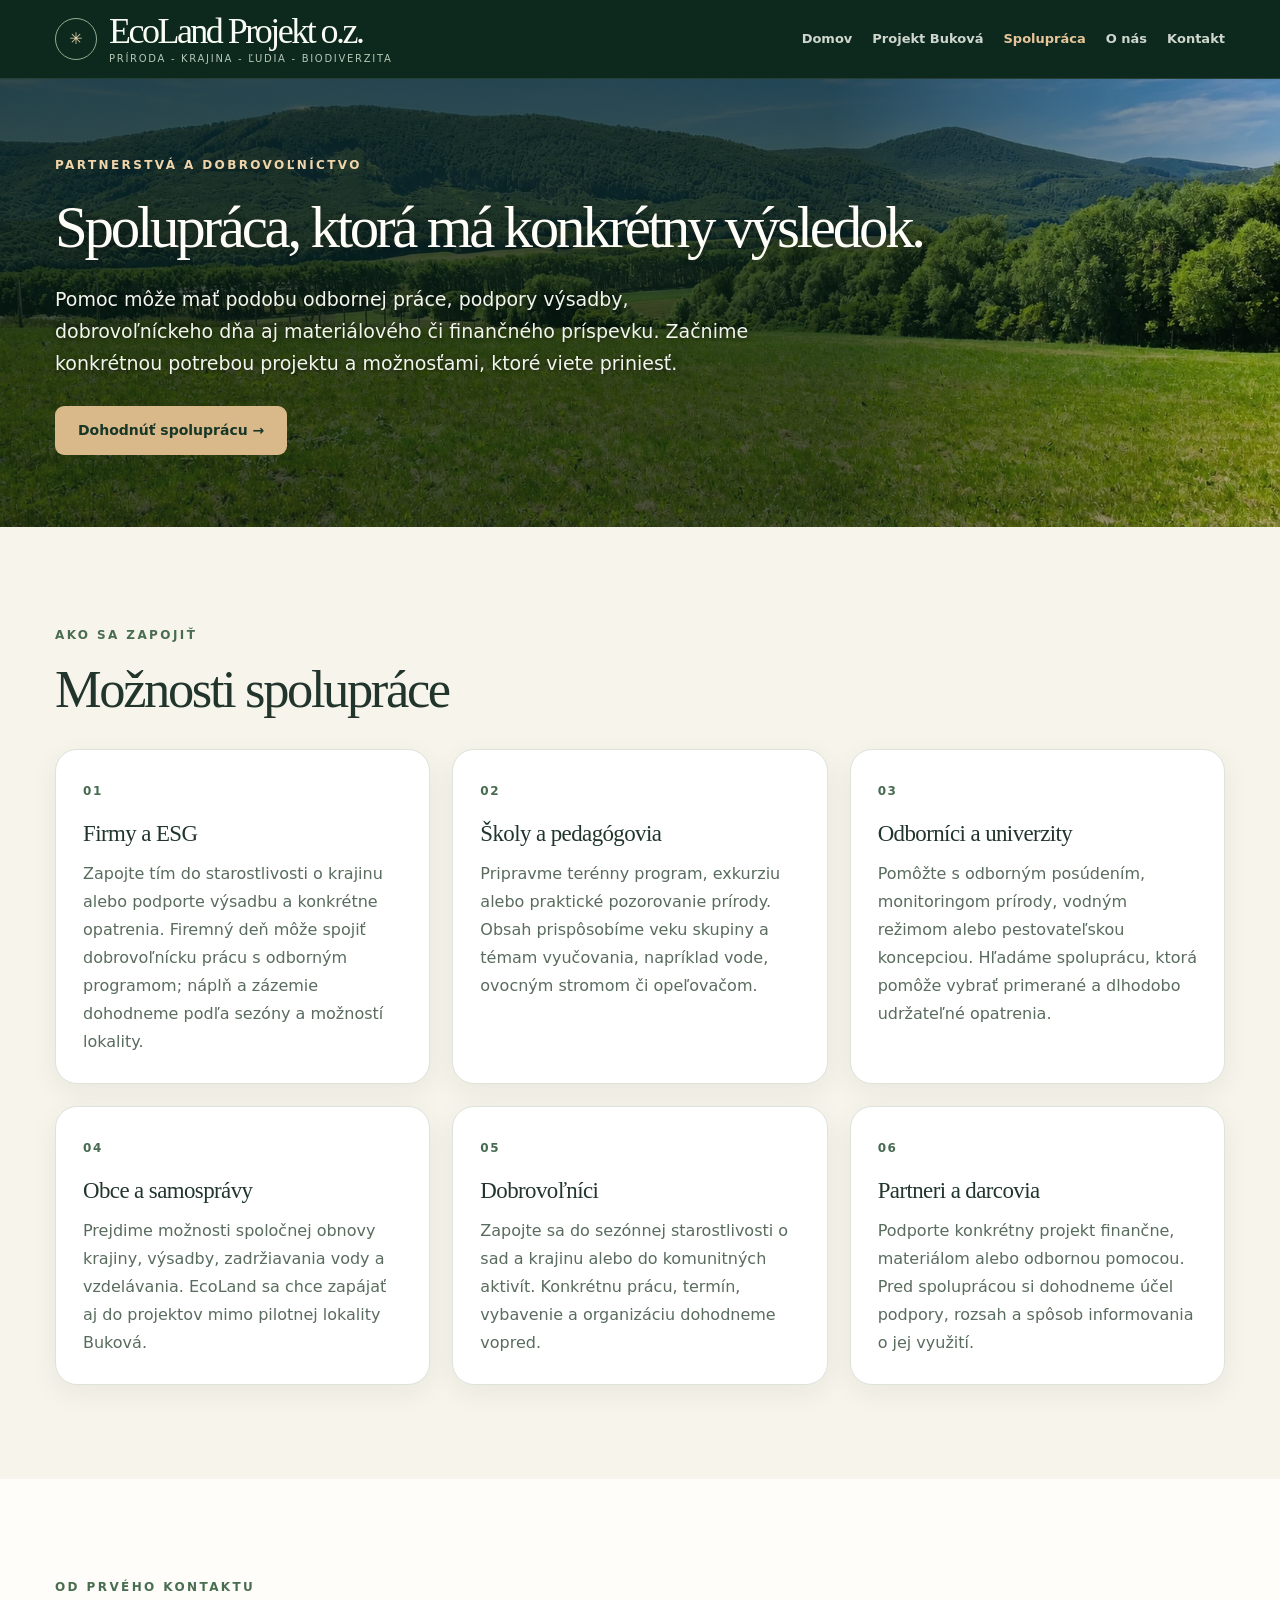
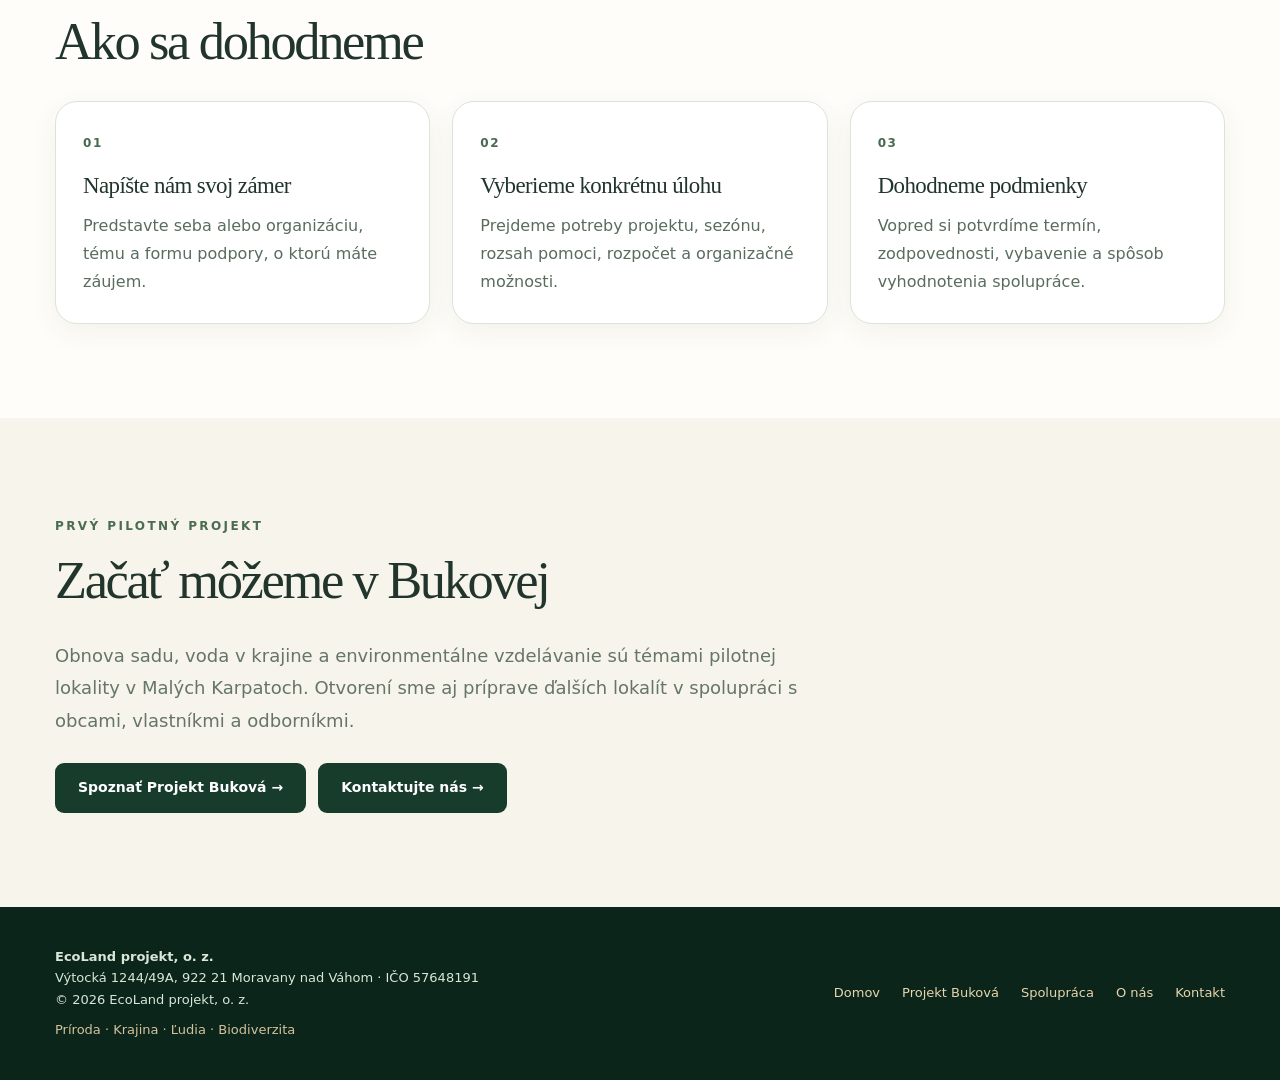
<file: spolupraca.html>
<!doctype html><html lang="sk"><head><meta charset="utf-8"><meta name="viewport" content="width=device-width, initial-scale=1"><meta name="theme-color" content="#173c2c"><title>Spolupráca a partnerstvá | EcoLand</title><meta name="description" content="Možnosti spolupráce s EcoLandom pre firmy, školy, odborníkov, obce, dobrovoľníkov a darcov. Podporte konkrétne environmentálne projekty."><link rel="canonical" href="https://eco-land.sk/spolupraca.html"><meta property="og:locale" content="sk_SK"><meta property="og:type" content="website"><meta property="og:site_name" content="EcoLand projekt, o. z."><meta property="og:title" content="Spolupráca a partnerstvá | EcoLand"><meta property="og:description" content="Možnosti spolupráce s EcoLandom pre firmy, školy, odborníkov, obce, dobrovoľníkov a darcov. Podporte konkrétne environmentálne projekty."><meta property="og:url" content="https://eco-land.sk/spolupraca.html"><meta property="og:image" content="https://eco-land.sk/assets/bukova-krajina-web.webp"><meta property="og:image:alt" content="Krajina Malých Karpát pri pilotnej lokalite Buková"><link rel="icon" type="image/svg+xml" href="assets/logo.svg"><link rel="stylesheet" href="assets/style.css?v=20261027-brand"><link rel="stylesheet" href="assets/hero-landscape.css?v=20261027"><link rel="stylesheet" href="assets/ecoland.css?v=20261027-1"><script src="assets/contact.js?v=20261027-1" defer></script></head><body><a class="skip" href="#obsah">Preskočiť na obsah</a><header class="site-header"><div class="container header-inner"><a class="brand" href="/" aria-label="EcoLand projekt, o. z. – domov"><span class="mark" aria-hidden="true">✳</span><span><strong>EcoLand <span class="brand-extension">Projekt o.z.</span></strong><small>príroda - krajina - ľudia - biodiverzita</small></span></a><nav class="desktop-nav" aria-label="Hlavná navigácia"><a href="/">Domov</a><a href="bukova.html">Projekt Buková</a><a href="spolupraca.html" aria-current="page">Spolupráca</a><a href="o-nas.html">O nás</a><a href="kontakt.html">Kontakt</a></nav><details class="mobile-nav"><summary>☰ Menu</summary><nav class="" aria-label="Mobilná navigácia"><a href="/">Domov</a><a href="bukova.html">Projekt Buková</a><a href="spolupraca.html" aria-current="page">Spolupráca</a><a href="o-nas.html">O nás</a><a href="kontakt.html">Kontakt</a></nav></details></div></header><main id="obsah"><section class="hero hero-compact hero-landscape"><img class="hero-landscape-photo" src="assets/bukova-krajina-web.webp" alt="" width="1672" height="941" fetchpriority="high" decoding="async"><div class="container page-intro"><span class="hero-tag">Partnerstvá a dobrovoľníctvo</span><h1>Spolupráca, ktorá má konkrétny výsledok.</h1><p>Pomoc môže mať podobu odbornej práce, podpory výsadby, dobrovoľníckeho dňa aj materiálového či finančného príspevku. Začnime konkrétnou potrebou projektu a možnosťami, ktoré viete priniesť.</p><div class="buttons"><a class="btn" href="kontakt.html?zaujem=spolupraca">Dohodnúť spoluprácu →</a></div></div></section><section class="section "><div class="container"><div class="section-intro"><span class="eyebrow">Ako sa zapojiť</span><h2>Možnosti spolupráce</h2></div><div class="grid3"><article class="card"><span class="num">01</span><h3>Firmy a ESG</h3><p>Zapojte tím do starostlivosti o krajinu alebo podporte výsadbu a konkrétne opatrenia. Firemný deň môže spojiť dobrovoľnícku prácu s odborným programom; náplň a zázemie dohodneme podľa sezóny a možností lokality.</p></article><article class="card"><span class="num">02</span><h3>Školy a pedagógovia</h3><p>Pripravme terénny program, exkurziu alebo praktické pozorovanie prírody. Obsah prispôsobíme veku skupiny a témam vyučovania, napríklad vode, ovocným stromom či opeľovačom.</p></article><article class="card"><span class="num">03</span><h3>Odborníci a univerzity</h3><p>Pomôžte s odborným posúdením, monitoringom prírody, vodným režimom alebo pestovateľskou koncepciou. Hľadáme spoluprácu, ktorá pomôže vybrať primerané a dlhodobo udržateľné opatrenia.</p></article><article class="card"><span class="num">04</span><h3>Obce a samosprávy</h3><p>Prejdime možnosti spoločnej obnovy krajiny, výsadby, zadržiavania vody a vzdelávania. EcoLand sa chce zapájať aj do projektov mimo pilotnej lokality Buková.</p></article><article class="card"><span class="num">05</span><h3>Dobrovoľníci</h3><p>Zapojte sa do sezónnej starostlivosti o sad a krajinu alebo do komunitných aktivít. Konkrétnu prácu, termín, vybavenie a organizáciu dohodneme vopred.</p></article><article class="card"><span class="num">06</span><h3>Partneri a darcovia</h3><p>Podporte konkrétny projekt finančne, materiálom alebo odbornou pomocou. Pred spoluprácou si dohodneme účel podpory, rozsah a spôsob informovania o jej využití.</p></article></div></div></section><section class="section light"><div class="container"><div class="section-intro"><span class="eyebrow">Od prvého kontaktu</span><h2>Ako sa dohodneme</h2></div><div class="grid3"><article class="card"><span class="num">01</span><h3>Napíšte nám svoj zámer</h3><p>Predstavte seba alebo organizáciu, tému a formu podpory, o ktorú máte záujem.</p></article><article class="card"><span class="num">02</span><h3>Vyberieme konkrétnu úlohu</h3><p>Prejdeme potreby projektu, sezónu, rozsah pomoci, rozpočet a organizačné možnosti.</p></article><article class="card"><span class="num">03</span><h3>Dohodneme podmienky</h3><p>Vopred si potvrdíme termín, zodpovednosti, vybavenie a spôsob vyhodnotenia spolupráce.</p></article></div></div></section><section class="section "><div class="container"><div class="section-intro"><span class="eyebrow">Prvý pilotný projekt</span><h2>Začať môžeme v Bukovej</h2></div><p class="lead reading">Obnova sadu, voda v krajine a environmentálne vzdelávanie sú témami pilotnej lokality v Malých Karpatoch. Otvorení sme aj príprave ďalších lokalít v spolupráci s obcami, vlastníkmi a odborníkmi.</p><div class="buttons"><a class="btn btn-dark" href="bukova.html">Spoznať Projekt Buková →</a><a class="btn btn-dark" href="kontakt.html">Kontaktujte nás →</a></div></div></section></main><footer class="footer"><div class="container footer-inner"><div><strong>EcoLand projekt, o. z.</strong><div>Výtocká 1244/49A, 922 21 Moravany nad Váhom · IČO 57648191</div><div>© 2026 EcoLand projekt, o. z.</div><div class="brand-thought">Príroda · Krajina · Ľudia · Biodiverzita</div></div><nav class="foot-links" aria-label="Navigácia v päte"><a href="/">Domov</a><a href="bukova.html">Projekt Buková</a><a href="spolupraca.html" aria-current="page">Spolupráca</a><a href="o-nas.html">O nás</a><a href="kontakt.html">Kontakt</a></nav></div></footer></body></html>
</file>
<file: assets/style.css>
:root{--pine:#173c2c;--deep:#0d291d;--green:#2b5942;--fern:#698d74;--ivory:#f7f4eb;--paper:#fffdf9;--sand:#e9e6d8;--gold:#b99259;--ink:#21352c;--muted:#657569;--line:#dce4d9;--r:22px}
*{box-sizing:border-box}html{scroll-behavior:smooth}body{margin:0;background:var(--ivory);color:var(--ink);font:16px/1.68 system-ui,-apple-system,'Segoe UI',sans-serif}img{max-width:100%;display:block}a{color:inherit}a:focus-visible,summary:focus-visible{outline:3px solid var(--gold);outline-offset:4px}h1,h2,h3,p{margin-top:0}h1,h2,h3,.serif{font-family:Georgia,'Times New Roman',serif;font-weight:500}h1{font-size:clamp(3rem,6vw,6.2rem);line-height:1.05;letter-spacing:-.055em}h2{font-size:clamp(2.3rem,4.1vw,4.15rem);line-height:1.12;letter-spacing:-.045em}h3{font-size:1.43rem;line-height:1.24;letter-spacing:-.025em}.container{width:min(1170px,calc(100% - 48px));margin-inline:auto}.skip{position:absolute;top:-200px;background:var(--pine);color:white;padding:12px;z-index:99}.skip:focus{top:0}
.site-header{background:var(--deep);color:#f9fcf4;border-bottom:1px solid #ffffff1a;position:sticky;top:0;z-index:40;backdrop-filter:blur(16px)}.header-inner{min-height:78px;display:flex;align-items:center;justify-content:space-between;gap:24px}.brand{display:flex;align-items:center;gap:12px;text-decoration:none}.mark{border:1px solid #91ad90;border-radius:50%;display:grid;place-items:center;height:42px;width:42px;color:#e8d6ac}.brand strong{font:36px/1 Georgia,serif;letter-spacing:-.07em}.brand small{display:block;font-size:10px;color:#b4c6b6;text-transform:uppercase;letter-spacing:.17em;margin-top:2px}.desktop-nav{display:flex;align-items:center;gap:26px}.desktop-nav a{font-size:13px;text-decoration:none;font-weight:650;opacity:.82}.desktop-nav a:hover,.desktop-nav a[aria-current='page']{opacity:1;color:#e6c59a}.desktop-nav .highlight{border:1px solid #c6ad7b;border-radius:99px;padding:10px 17px;opacity:1}.mobile-nav{display:none;position:relative}.mobile-nav summary{list-style:none;cursor:pointer;border:1px solid #ffffff60;border-radius:9px;padding:10px 13px;font-size:14px}.mobile-nav summary::-webkit-details-marker{display:none}.mobile-nav nav{position:absolute;right:0;top:55px;min-width:232px;background:#183c2c;border:1px solid #41614b;border-radius:15px;display:flex;flex-direction:column;padding:12px;box-shadow:0 22px 45px #0a251a50}.mobile-nav nav a{padding:12px 13px;text-decoration:none;border-radius:8px}.mobile-nav nav a:hover{background:#ffffff15}
.hero{background:radial-gradient(ellipse 55% 80% at 105% 10%,#547b5b99,transparent 70%),radial-gradient(ellipse 48% 55% at -9% 99%,#8f9e6366,transparent 74%),linear-gradient(135deg,#173e2c 0%,#0e291e 84%);color:#f6f5ec;position:relative;overflow:hidden}.hero:before{content:'';position:absolute;inset:0;background:repeating-radial-gradient(ellipse 70% 70% at 90% 90%,transparent 0,transparent 69px,#ffffff11 70px,#ffffff11 71px);opacity:.35;pointer-events:none}.hero-inner{display:grid;grid-template-columns:1.08fr .92fr;align-items:center;gap:min(7vw,90px);min-height:630px;padding-block:85px;position:relative}.hero-compact .hero-inner{min-height:410px;padding-block:68px}.hero-tag,.eyebrow{color:#c5a779;letter-spacing:.2em;font-size:12px;font-weight:800;text-transform:uppercase}.hero h1{margin:19px 0 25px}.hero h1 em{font-style:normal;color:#dcc59b}.hero p{max-width:600px;color:#d7e1d5;font-size:clamp(16px,1.5vw,19px)}.hero-art{position:relative}.hero-art img{width:100%;max-height:545px;object-fit:cover;object-position:center;border-radius:220px 220px 12px 12px;border:7px solid #ffffff13;box-shadow:0 28px 90px #061b13aa}.hero-art .artnote{position:absolute;bottom:23px;left:23px;right:23px;background:#fcf9f0e8;color:#28402e;padding:10px 12px;font-size:12px;border-radius:10px;text-align:center}.hero-art .artleaf{position:absolute;top:10px;right:12px;background:#e6dbc4;color:#37543c;padding:13px;border-radius:50%;box-shadow:0 4px 16px #0003}.hero-stats{display:flex;gap:27px;align-items:baseline;flex-wrap:wrap;margin:30px 0}.hero-stats span{display:flex;flex-direction:column}.hero-stats strong{font-size:clamp(23px,2.7vw,35px);font-weight:600;font-family:Georgia,serif;color:#fff}.hero-stats small{font-size:11px;color:#c5d5c8;text-transform:uppercase;letter-spacing:.1em}.buttons{display:flex;gap:12px;flex-wrap:wrap;margin-top:26px}.btn{display:inline-flex;text-decoration:none;min-height:49px;padding:12px 22px;border-radius:9px;align-items:center;justify-content:center;gap:9px;font-size:14px;font-weight:800;background:#d9b88a;color:#193726;border:1px solid transparent;transition:transform .2s,background .2s}.btn:hover{background:#efd6b2;transform:translateY(-2px)}.btn-outline{background:transparent;color:inherit;border:1px solid #ffffff85}.btn-outline:hover{background:#ffffff19}.btn-dark{background:var(--pine);color:white}.btn-dark:hover{background:#30684d}.btn-soft{border:1px solid #bdcbbd;background:transparent;color:var(--pine)}
.section{padding-block:94px}.section-sm{padding-block:62px}.section-intro{max-width:810px;margin-bottom:37px}.section-intro h2{margin:12px 0 20px}.lead{font-size:18px;line-height:1.8;color:var(--muted)}.light{background:var(--paper)}.dark{background:var(--deep);color:#f3f4eb}.dark .lead,.dark p{color:#d5ded2}.eyebrow{color:#728e73}.dark .eyebrow{color:#d1ba8e}.muted{color:var(--muted)}.grid3{display:grid;grid-template-columns:repeat(3,minmax(0,1fr));gap:20px}.grid2{display:grid;grid-template-columns:repeat(2,minmax(0,1fr));gap:24px}.grid4{display:grid;grid-template-columns:repeat(4,minmax(0,1fr));gap:17px}.card{background:#fff;border:1px solid var(--line);padding:27px;border-radius:var(--r);box-shadow:0 8px 28px #1a3c2310}.card h3{margin:16px 0 12px}.card p{color:#596c5e;margin:0}.num{display:inline-block;color:#688571;letter-spacing:.13em;font-weight:800;font-size:12px}.feature-card{background:#fff;border:1px solid #e0e6db;border-radius:18px;overflow:hidden}.feature-card .inner{padding:27px}.feature-card .topline{height:8px;background:linear-gradient(90deg,#b6b489,#527a59)}.symbol{height:54px;width:54px;border-radius:16px;display:grid;place-items:center;background:#eaf0e6;font-size:25px;color:#386347}.split{display:grid;grid-template-columns:1fr 1fr;align-items:center;gap:clamp(30px,7vw,110px)}.image-frame{border-radius:22px;overflow:hidden;background:#e8eee5;border:1px solid #d9e3d8}.image-frame img{width:100%;height:auto}.caption{font-size:12px;color:#768374;margin-top:11px}.pill{display:inline-flex;align-items:center;border:1px solid #b3c8b5;border-radius:99px;padding:6px 12px;color:#4a7051;font-size:12px;font-weight:800}.stats-line{display:flex;align-items:center;gap:45px;flex-wrap:wrap;margin:20px 0}.stats-line strong{display:block;font:38px/1.2 Georgia,serif;color:var(--pine)}.stats-line small{display:block;color:var(--muted)}.center{text-align:center}.center .section-intro{margin-inline:auto}.area-list{display:grid;grid-template-columns:1fr 1fr;gap:0 30px;margin:25px 0;padding:0;list-style:none}.area-list li{padding:13px 0;border-bottom:1px solid #dbe6dc}.area-list strong{display:block}.box-note{padding:20px 23px;border-left:4px solid #c2a67e;background:#f3f0e6;border-radius:0 12px 12px 0;color:#4a5e4d;margin:25px 0}.dark .box-note{background:#ffffff10;color:#e1ebde}.mini-kicker{font-weight:800;letter-spacing:.11em;font-size:12px;color:#6e8a78}.cta{padding:70px 0;background:linear-gradient(110deg,#244b35,#122d20);color:#fff}.cta-inner{display:flex;justify-content:space-between;align-items:center;gap:35px}.cta h2{max-width:730px;margin:10px 0 0}.cta .btn{white-space:nowrap}.cols{columns:2;column-gap:38px}.cols p{break-inside:avoid;margin:0 0 18px}.phase{display:grid;grid-template-columns:80px 1fr;gap:15px;padding:22px 0;border-bottom:1px solid #dfe6da}.phase .phase-num{font:36px Georgia,serif;color:#72917b}.phase h3{margin-bottom:7px}.phase p{margin:0;color:var(--muted)}.faq details{padding:19px 0;border-bottom:1px solid #d7dfd3}.faq summary{cursor:pointer;font-weight:750}.faq p{color:var(--muted);margin:14px 0 0}.contact-list{list-style:none;padding:0;line-height:2.1}.contact-list a{text-decoration:underline;text-underline-offset:4px}.footer{background:#0b251a;color:#d9e7d7;padding:39px 0;font-size:13px}.footer-inner{display:flex;justify-content:space-between;gap:20px;align-items:center}.footer a{color:#e7d5ad;text-decoration:none}.foot-links{display:flex;gap:22px;flex-wrap:wrap}.site-map{margin:20px 0;border-radius:19px;overflow:hidden;background:#eef1e6}.site-map img{max-width:100%;width:100%;height:auto}.no-grant{margin-top:12px}.contact-panel{padding:32px;border:1px solid var(--line);background:white;border-radius:20px}.cover-card{padding:22px;border-radius:22px;background:#e9eddf}.cover-card img{border-radius:13px}.tag-row{display:flex;gap:10px;flex-wrap:wrap;margin-top:24px}.tag-row span{border-radius:100px;background:#dce8db;padding:7px 13px;font-size:12px;color:#356143;font-weight:700}.legal{font-size:13px;color:#758277;line-height:1.7}.site-banner{font-weight:800;font-size:12px;background:#e7e0c9;padding:8px 12px;text-align:center;color:#36513c}
@media(max-width:980px){.hero-inner{gap:28px}.grid4{grid-template-columns:repeat(2,minmax(0,1fr))}.split{gap:38px}}
@media(max-width:760px){.desktop-nav{display:none}.mobile-nav{display:block}.header-inner{min-height:67px}.brand strong{font-size:31px}.brand small{font-size:8px}.hero-inner{grid-template-columns:1fr;min-height:auto;gap:25px;padding-block:55px}.hero-compact .hero-inner{padding-block:48px;min-height:auto}.hero h1{font-size:clamp(39px,10vw,61px)}.hero-art{max-width:540px;width:100%;margin:0 auto}.hero-art img{max-height:410px;object-fit:cover}.section{padding-block:65px}.section-sm{padding-block:46px}.grid3,.grid2,.split{grid-template-columns:1fr}.grid4{grid-template-columns:repeat(2,minmax(0,1fr))}.section-intro{margin-bottom:26px}.cta-inner{flex-direction:column;align-items:flex-start}.cols{columns:1}.footer-inner{flex-direction:column;align-items:flex-start}.area-list{grid-template-columns:1fr}.stats-line{gap:20px}.hero-stats{gap:20px}}
@media(max-width:420px){.container{width:calc(100% - 32px)}.hero-stats{gap:12px}.hero-stats strong{font-size:24px}.hero-stats small{font-size:9px}.grid4{grid-template-columns:1fr}.card,.feature-card .inner{padding:22px}.hero-art img{max-height:345px}.btn{width:100%}.buttons{width:100%}.footer{padding:30px 0}}
@media(prefers-reduced-motion:reduce){*,*:before,*:after{scroll-behavior:auto!important;transition:none!important}}

/* EcoLand – jednotná prezentačná mapa na Bukovej a responzívne tematické panely */
.eco-panel{background:linear-gradient(155deg,#f7f5eb,#e5eedf);color:#173c2c;border-radius:23px;border:1px solid #dce6d4;padding:clamp(1.4rem,3.1vw,3rem);box-shadow:0 15px 40px rgba(5,28,13,.12);display:flex;flex-direction:column;gap:1.2rem;min-width:0}.eco-panel h2{font-size:clamp(1.9rem,3.3vw,2.95rem);line-height:1.12;margin:0}.eco-panel p{font-size:1rem;line-height:1.6;color:#516655;margin:0}.eco-panel .eyebrow{color:#476752;font-size:.72rem}.eco-panel-stats{display:grid;grid-template-columns:1fr 1fr;gap:.75rem}.eco-panel-stats>div{background:#ffffffbd;border-radius:13px;padding:1rem;display:flex;flex-direction:column;gap:.35rem}.eco-panel-stats strong{font-family:Georgia,serif;font-size:2.4rem;line-height:1}.eco-panel-stats small{font-size:.8rem;line-height:1.4}.eco-panel>a{font-size:.89rem;font-weight:700;text-underline-offset:5px}.map-link-panel{background:#eaf0e7;border:1px solid #d4e0d0;border-radius:22px;padding:clamp(1.5rem,3vw,3rem);display:flex;flex-direction:column;justify-content:center;min-height:290px;min-width:0}.map-link-panel h3{font-size:clamp(1.9rem,2.8vw,2.5rem);margin:.8rem 0}.map-link-panel p{line-height:1.6;color:#526755}.map-link-panel .btn{align-self:flex-start}.hero-inner>*{min-width:0}#mapa .image-frame{max-width:700px;margin:0 auto}#mapa .image-frame img{height:auto;width:100%;object-fit:contain}@media(max-width:700px){.eco-panel{padding:1.4rem}.eco-panel h2{font-size:2rem}.eco-panel-stats{gap:.6rem}.eco-panel-stats>div{padding:.75rem}.map-link-panel{padding:1.4rem;min-height:unset}}
/* Rozloženie troch stránok a dopytový formulár */
.page-intro{padding-block:72px;position:relative;max-width:1170px}.page-intro h1{margin:18px 0 24px}.page-intro p{max-width:700px}.desktop-nav{gap:22px}.desktop-nav a{font-size:14px}.contact-layout{display:grid;grid-template-columns:.8fr 1.2fr;gap:35px;align-items:start}.form-grid{display:grid;grid-template-columns:1fr 1fr;gap:16px}form label{display:block;font-weight:650;font-size:14px;margin-bottom:18px}form label span{font-weight:400;color:#596c5e}input,select,textarea{display:block;width:100%;padding:12px;border:1px solid #829886;border-radius:8px;background:var(--paper);color:var(--ink);font:inherit;margin-top:7px;min-width:0}textarea{resize:vertical}input:focus-visible,select:focus-visible,textarea:focus-visible,button:focus-visible{outline:3px solid var(--gold);outline-offset:3px}button{font:inherit;cursor:pointer}#form-status{font-size:14px;margin-top:16px}#email-preview{padding:20px;background:#eaf0e7;border-radius:16px}#email-preview[hidden]{display:none}.territory-map{margin:0 auto;max-width:790px}.territory-map img{width:100%;height:auto;border-radius:18px;border:1px solid var(--line)}figcaption{font-size:13px;color:#596c5e;margin-top:12px}.zone-links{display:flex;flex-wrap:wrap;gap:10px;margin-top:30px}.zone-links a{padding:8px 14px;border:1px solid #b3c8b5;border-radius:30px;text-decoration:none;font-size:14px}.zone-links a:hover{background:#eaf0e7}.zone-number{display:grid;place-items:center;width:42px;height:42px;background:var(--pine);color:#fff;border-radius:50%;font:24px Georgia,serif}.zones .card{scroll-margin-top:100px}.section[id]{scroll-margin-top:75px}.foot-links{max-width:510px}.contact-panel p{font-size:14px}.hero-tag{color:#d9bd91}.eyebrow{color:#496d50}.num{color:#466b50}.dark .eyebrow{color:#d1ba8e}.caption,.legal{color:#566c5b}.hero .eco-panel p{color:#425c47}a,button{touch-action:manipulation}.mobile-nav nav a[aria-current='page']{color:#e6c59a;text-decoration:underline;text-underline-offset:5px}
@media(max-width:900px){.desktop-nav{gap:15px}.desktop-nav a{font-size:12px}.contact-layout{gap:24px}.hero-inner{gap:28px}}
@media(max-width:760px){.contact-layout,.form-grid{grid-template-columns:1fr}.form-grid{gap:0}.page-intro{padding-block:50px}.page-intro h1{font-size:clamp(39px,10vw,61px)}.hero-stats{gap:25px}.contact-panel{padding:24px}.foot-links{gap:14px}.zone-links a{width:100%;border-radius:8px}.cta h2{overflow-wrap:anywhere}}
@media(prefers-reduced-motion:reduce){.btn:hover{transform:none}}
/* Doplnenia podľa obsahovej koncepcie */
.activities .card{display:flex;flex-direction:column}.activity-link{display:inline-block;margin-top:22px;color:var(--pine);font-weight:750;text-underline-offset:5px;align-self:flex-start}.activities .card p{flex:1}.landscape-facts{font-size:14px;font-weight:700;color:#3d6246}.zones .card .zone-detail{color:#446b4d;font-size:14px;font-weight:750;margin-bottom:12px}.area-note{padding-top:0;padding-bottom:35px}.potential-note{margin-top:25px}.brand-thought{color:#d5c29d;margin-top:8px}.hero .hero-inner h1{font-size:clamp(2.8rem,5.2vw,5.3rem)}
@media(max-width:760px){.hero .hero-inner h1{font-size:clamp(38px,9.5vw,61px)}.hero .hero-stats{gap:20px}.activities{grid-template-columns:1fr}.mobile-nav summary{white-space:nowrap}}

.form-bot-field{position:absolute;left:-99999px;top:auto;width:1px;height:1px;overflow:hidden}#contact-form .legal{margin-top:1rem;font-size:.82rem;line-height:1.55;color:var(--muted)}#contact-form .legal a{text-decoration:underline;text-underline-offset:3px}

/* Neviditeľné antispamové pole pre formulár – bez viditeľného štvorca. */
#contact-form .form-bot-field{position:absolute!important;left:-10000px!important;top:auto!important;width:1px!important;height:1px!important;margin:0!important;padding:0!important;overflow:hidden!important;clip:rect(0,0,0,0)!important;clip-path:inset(50%)!important;white-space:nowrap!important;opacity:0!important;pointer-events:none!important}

/* Čitateľnosť dlhších textov a prístupné ovládanie. */
.card p{line-height:1.75}.card p:last-child{margin-bottom:0}.hero .hero-inner h1{font-size:clamp(2.6rem,4.7vw,4.8rem)}.hero .eco-panel h2{font-size:clamp(1.9rem,3vw,2.7rem)}.cta p{max-width:760px;margin-top:20px}.page-intro p{max-width:760px}.page-intro h1{max-width:1000px}.hero .eyebrow{color:#d9bd91}.hero .eco-panel .eyebrow{color:#476752}.zone-links a:focus-visible{outline-offset:3px}.hero .eco-panel-stats small{color:#284b34}
@media(max-width:760px){.hero .hero-inner h1{font-size:clamp(38px,9.5vw,61px)}.hero-stats span{min-width:0}.cta .btn{white-space:normal;text-align:center}.card h3{overflow-wrap:break-word}}

/* Full association name in the existing brand typography. */
.brand strong{display:block;white-space:nowrap}
.brand small{line-height:1.5}
@media(max-width:980px){.desktop-nav{display:none}.mobile-nav{display:block}}
@media(max-width:600px){
.header-inner{gap:12px;padding-block:10px}
.brand{gap:8px;min-width:0}
.brand .mark{width:34px;height:34px;flex-shrink:0}
.brand strong{font-size:28px;line-height:1.06}
.brand-extension{display:block;font-size:.8em;letter-spacing:-.04em}
.brand small{max-width:160px;font-size:8px;letter-spacing:.08em;margin-top:5px}
.mobile-nav{flex-shrink:0}
}
</file>
<file: assets/hero-landscape.css>
/* Homepage photograph; territory map and shared page styles remain unchanged. */
.hero-landscape{background:#0d291d;isolation:isolate}
.hero-landscape-photo{position:absolute;inset:0;width:100%;height:100%;max-width:none;object-fit:cover;object-position:50% 42%;z-index:-2}
.hero-landscape:before{background:linear-gradient(90deg,rgba(6,24,15,.72) 0%,rgba(6,24,15,.66) 44%,rgba(6,24,15,.12) 76%,rgba(6,24,15,.06));opacity:1;z-index:-1}
.hero-landscape h1{text-shadow:0 2px 12px rgba(0,0,0,.38);color:#fffdf7}.hero-landscape h1 em{color:#f1d5aa}
.hero-landscape .hero-inner>div>p{text-shadow:0 1px 5px rgba(0,0,0,.6);color:#f2f5ed}
.hero-landscape .hero-tag{color:#f1d5aa}
@media(max-width:760px){
.hero-landscape-photo{height:600px;object-position:50% 25%}
.hero-landscape:before{background:linear-gradient(180deg,rgba(6,24,15,.60) 0,rgba(6,24,15,.66) 360px,#0d291d 600px)}
}

/* Landscape headers on the territory and investment pages. */
.hero-landscape .page-intro>p{color:#f2f5ed;text-shadow:0 1px 5px rgba(0,0,0,.6)}
.hero-landscape.hero-compact:before{background:linear-gradient(90deg,rgba(6,24,15,.72),rgba(6,24,15,.66) 55%,rgba(6,24,15,.12))}
.hero-landscape .hero-stats{text-shadow:0 1px 5px rgba(0,0,0,.6)}
@media(max-width:760px){.hero-landscape.hero-compact:before{background:linear-gradient(180deg,rgba(6,24,15,.60),rgba(6,24,15,.72))}}
</file>
<file: assets/ecoland.css>
.reading{max-width:790px}.section-intro{margin-bottom:30px}.section-intro h2{max-width:1000px}
.hero-landscape .page-intro h1{font-size:clamp(2.5rem,4.6vw,4.8rem);line-height:1.09;max-width:1050px}
.hero-landscape .page-intro>p{max-width:720px;color:#f2f5ed;text-shadow:0 1px 5px #0009}
.hero-landscape.hero-compact:before{background:linear-gradient(90deg,#06180fbf,#06180fb3 65%,#06180f45)}
.hero-landscape .photo-note{font-size:12px;margin-top:26px;color:#e0e8d9}
.project-card{display:grid;grid-template-columns:1fr 1fr;border:1px solid var(--line);border-radius:var(--r);overflow:hidden;background:var(--paper)}
.project-card>img{width:100%;height:100%;min-height:420px;object-fit:cover;object-position:50% 40%}.project-copy{padding:clamp(24px,4vw,52px)}
.project-copy h3{font-size:clamp(2rem,3.5vw,3rem);margin:22px 0 12px}.project-subtitle{font-weight:650;color:var(--green)}
.grid3{gap:22px}.card p+p{margin-top:16px}.process-grid{counter-reset:step}.facts{margin:0;border-top:1px solid var(--line)}
.facts>div{display:grid;grid-template-columns:1fr 1.2fr;gap:16px;padding:15px 0;border-bottom:1px solid var(--line)}.facts dt{font-weight:650}.facts dd{margin:0;color:var(--muted)}.identity{max-width:850px}
.foot-links{max-width:590px;flex-wrap:wrap}.desktop-nav{gap:20px}.desktop-nav a{font-size:13px;white-space:nowrap}.header-inner{gap:24px}
.brand{flex-shrink:0}.brand strong{white-space:nowrap}.brand small{line-height:1.5}.sr-only{position:absolute;width:1px;height:1px;padding:0;margin:-1px;overflow:hidden;clip-path:inset(50%);white-space:nowrap;border:0}
@media(max-width:1100px){.desktop-nav{display:none}.mobile-nav{display:block}}
@media(max-width:760px){.project-card,.grid3{grid-template-columns:1fr}.project-card>img{min-height:0;max-height:300px;aspect-ratio:16/10}.hero-landscape .page-intro h1{font-size:clamp(36px,8.8vw,60px)}.hero-landscape.hero-compact:before{background:linear-gradient(180deg,#06180fb3,#06180fc7)}.hero-landscape .page-intro{padding-block:50px}.facts>div{grid-template-columns:1fr;gap:4px}.hero-inner{padding-block:55px}.project-copy{padding:25px}.section{padding-block:60px}}
@media(max-width:600px){.header-inner{gap:12px}.brand{flex-shrink:1}.brand small{max-width:160px}.mobile-nav{flex-shrink:0}}

.confirmation-title{font-size:clamp(2.5rem,5vw,4.5rem)}
.section[id]{scroll-margin-top:125px}.zones .card{scroll-margin-top:125px}
</file>
